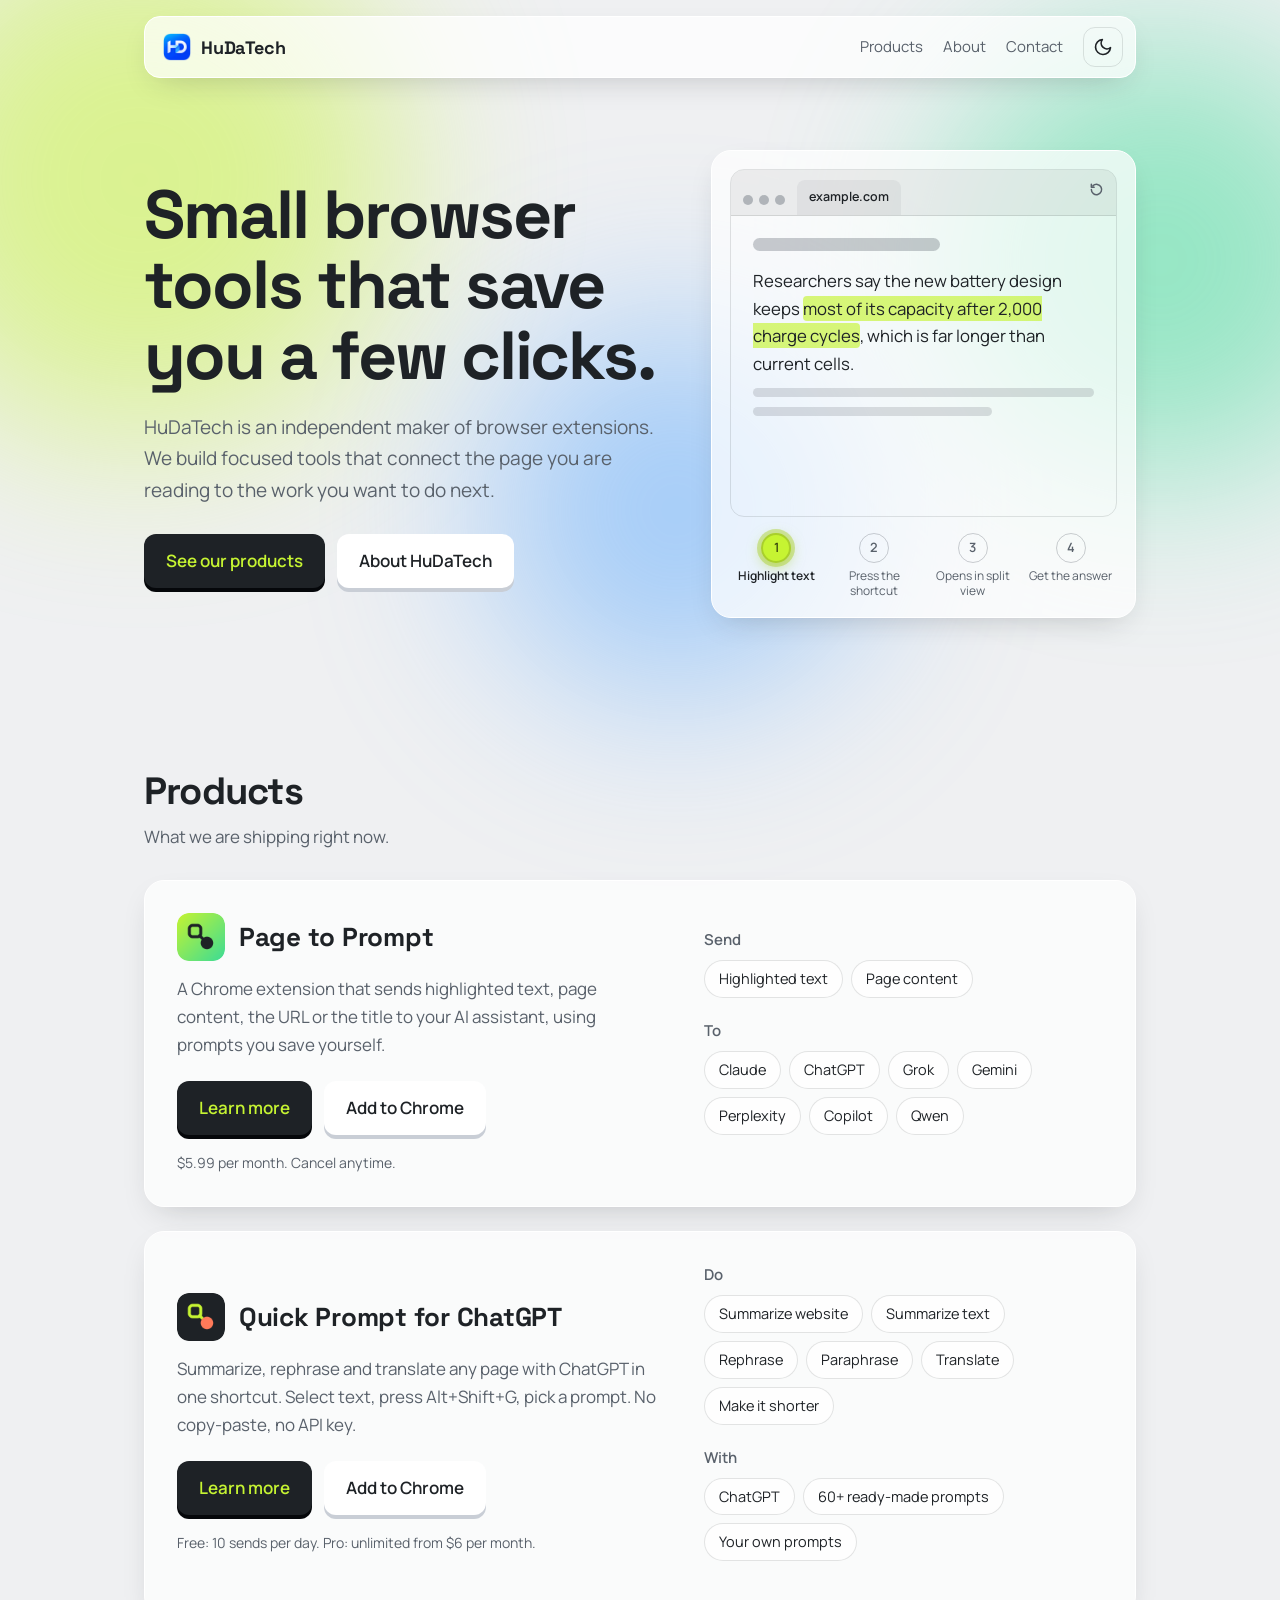
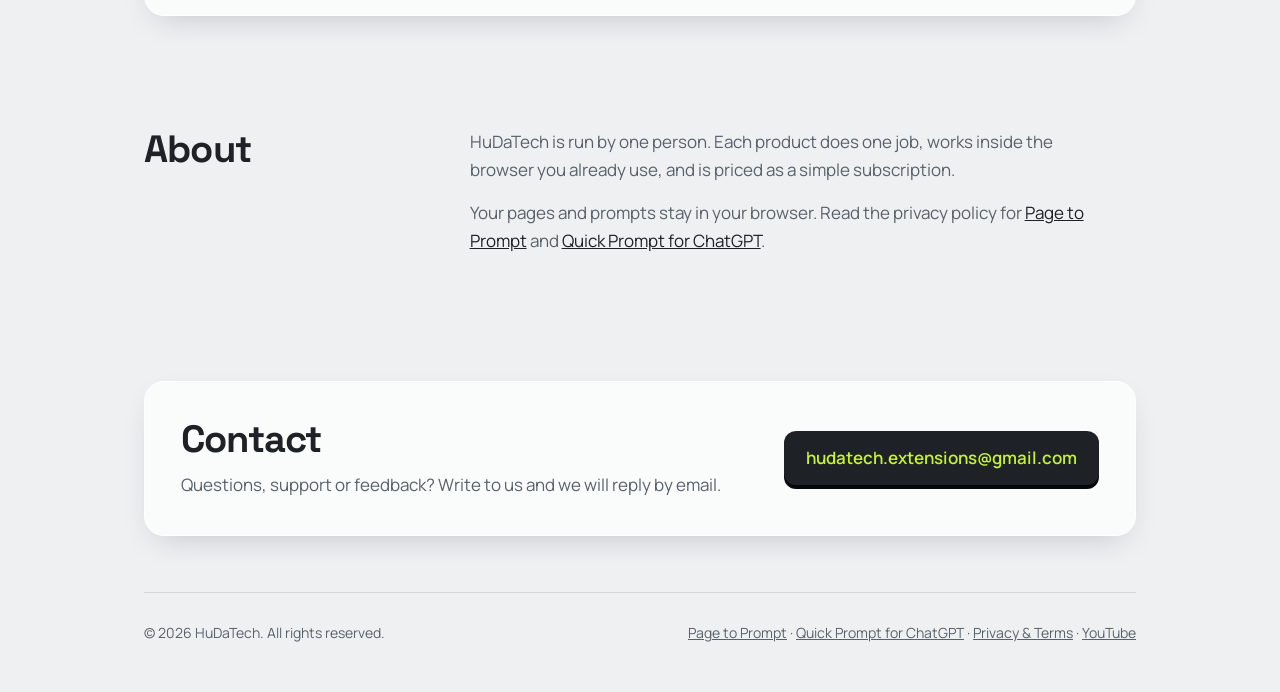
<file: index.html>
<!doctype html>
<html lang="en">
  <head>
    <meta charset="utf-8" />
    <meta name="viewport" content="width=device-width, initial-scale=1" />
    <title>HuDaTech – AI Browser Extensions for Everyday Work</title>
    <meta
      name="description"
      content="HuDaTech makes Chrome extensions that bring AI into your workflow: Page to Prompt and Quick Prompt for ChatGPT. Summarize, rephrase and translate any page."
    />
    <meta name="robots" content="index, follow, max-image-preview:large" />
    <meta name="author" content="HuDaTech" />
    <link rel="canonical" href="https://hudatech.store/" />

    <link rel="icon" type="image/png" href="/favicon.png" />
    <link rel="apple-touch-icon" href="/favicon.png" />

    <!-- Open Graph / social -->
    <meta property="og:type" content="website" />
    <meta property="og:site_name" content="HuDaTech" />
    <meta property="og:locale" content="en_US" />
    <meta property="og:title" content="HuDaTech – AI Browser Extensions for Everyday Work" />
    <meta
      property="og:description"
      content="Chrome extensions that bring AI into your daily workflow: Page to Prompt and Quick Prompt for ChatGPT."
    />
    <meta property="og:url" content="https://hudatech.store/" />
    <!-- TODO: add a 1200x630 image at public/og.png -->
    <meta property="og:image" content="https://hudatech.store/og.png" />
    <meta property="og:image:width" content="1200" />
    <meta property="og:image:height" content="630" />
    <meta property="og:image:alt" content="HuDaTech – AI browser extensions for everyday work" />
    <meta name="twitter:card" content="summary_large_image" />
    <meta name="twitter:title" content="HuDaTech – AI Browser Extensions for Everyday Work" />
    <meta
      name="twitter:description"
      content="Chrome extensions that bring AI into your daily workflow: Page to Prompt and Quick Prompt for ChatGPT."
    />
    <meta name="twitter:image" content="https://hudatech.store/og.png" />

    <script type="application/ld+json">
      {
        "@context": "https://schema.org",
        "@graph": [
          {
            "@type": "Organization",
            "@id": "https://hudatech.store/#organization",
            "name": "HuDaTech",
            "url": "https://hudatech.store/",
            "logo": "https://hudatech.store/favicon.png",
            "email": "hudatech.extensions@gmail.com",
            "slogan": "AI Workflow Tools",
            "sameAs": ["https://www.youtube.com/@hudatechlab"]
          },
          {
            "@type": "WebSite",
            "@id": "https://hudatech.store/#website",
            "url": "https://hudatech.store/",
            "name": "HuDaTech",
            "inLanguage": "en",
            "publisher": { "@id": "https://hudatech.store/#organization" }
          },
          {
            "@type": "ItemList",
            "name": "HuDaTech Chrome extensions",
            "itemListElement": [
              {
                "@type": "ListItem",
                "position": 1,
                "url": "https://hudatech.store/page-to-prompt/",
                "name": "Page to Prompt"
              },
              {
                "@type": "ListItem",
                "position": 2,
                "url": "https://hudatech.store/quick-prompt-for-chatgpt/",
                "name": "Quick Prompt for ChatGPT"
              }
            ]
          }
        ]
      }
    </script>

    <!-- Fonts -->
    <link rel="preconnect" href="https://fonts.googleapis.com" />
    <link rel="preconnect" href="https://fonts.gstatic.com" crossorigin />
    <link
      href="https://fonts.googleapis.com/css2?family=Space+Grotesk:wght@500..700&family=Manrope:wght@400..700&family=JetBrains+Mono:wght@500&display=swap"
      rel="stylesheet"
    />
    <script>
      // Set theme before first paint to avoid a light/dark flash.
      ;(function () {
        try {
          var t = localStorage.getItem('theme')
          if (!t) t = matchMedia('(prefers-color-scheme: dark)').matches ? 'dark' : 'light'
          document.documentElement.dataset.theme = t
        } catch (e) {}
      })()
    </script>

    <!-- Google Tag Manager -->
    <link rel="preconnect" href="https://www.googletagmanager.com" />
    <script>
      ;(function (w, d, s, l, i) {
        w[l] = w[l] || []
        w[l].push({ 'gtm.start': new Date().getTime(), event: 'gtm.js' })
        var f = d.getElementsByTagName(s)[0],
          j = d.createElement(s),
          dl = l != 'dataLayer' ? '&l=' + l : ''
        j.async = true
        j.src = 'https://www.googletagmanager.com/gtm.js?id=' + i + dl
        f.parentNode.insertBefore(j, f)
      })(window, document, 'script', 'dataLayer', 'GTM-5T3M9C4R')
      function gtag() {
        dataLayer.push(arguments)
      }
    </script>
    <!-- End Google Tag Manager -->

    <!-- Microsoft Clarity -->
    <script type="text/javascript">
      ;(function (c, l, a, r, i, t, y) {
        c[a] =
          c[a] ||
          function () {
            ;(c[a].q = c[a].q || []).push(arguments)
          }
        t = l.createElement(r)
        t.async = 1
        t.src = 'https://www.clarity.ms/tag/' + i
        y = l.getElementsByTagName(r)[0]
        y.parentNode.insertBefore(t, y)
      })(window, document, 'clarity', 'script', 'zhx2jwj3us')
    </script>
    <script type="module" crossorigin src="/assets/main-CdHCo45M.js"></script>
    <link rel="modulepreload" crossorigin href="/assets/runtime-dom.esm-bundler-CiTdpNVj.js">
    <link rel="modulepreload" crossorigin href="/assets/plugin-vue:export-helper-BDNMzG2s.js">
    <link rel="modulepreload" crossorigin href="/assets/HeroDemo-Cz7zcbsA.js">
    <link rel="modulepreload" crossorigin href="/assets/ptp-logo-JrA9QEm1.js">
    <link rel="modulepreload" crossorigin href="/assets/huda-logo-Cv0epi0K.js">
    <link rel="stylesheet" crossorigin href="/assets/HeroDemo-Cco1TIX8.css">
    <link rel="stylesheet" crossorigin href="/assets/main-WiK10sOa.css">
  </head>
  <body>
    <!-- Google Tag Manager (noscript) -->
    <noscript
      ><iframe
        src="https://www.googletagmanager.com/ns.html?id=GTM-5T3M9C4R"
        height="0"
        width="0"
        style="display: none; visibility: hidden"
      ></iframe
    ></noscript>

    <div id="app">
      <!-- Shown before Vue loads (and to crawlers that don't run JavaScript). Replaced when the app mounts. -->
      <main
        style="
          max-width: 760px;
          margin: 0 auto;
          padding: 48px 24px;
          font-family: system-ui, sans-serif;
          line-height: 1.6;
        "
      >
        <h1>HuDaTech – AI browser extensions for everyday work</h1>
        <p>
          HuDaTech is an independent maker of browser tools that bring AI into your daily workflow.
        </p>
        <h2><a href="/page-to-prompt/">Page to Prompt</a></h2>
        <p>
          Turn any web page into a ready-to-use AI prompt. Send highlighted text, page content, URL
          or title to ChatGPT, Claude, Gemini, Grok, Perplexity, Copilot or Qwen with your own saved
          prompts.
        </p>
        <h2><a href="/quick-prompt-for-chatgpt/">Quick Prompt for ChatGPT</a></h2>
        <p>
          Summarize, rephrase and translate any page with ChatGPT in one shortcut. No copy-paste, no
          API key.
        </p>
        <p>Contact: hudatech.extensions@gmail.com</p>
      </main>
    </div>
  </body>
</html>
</file>
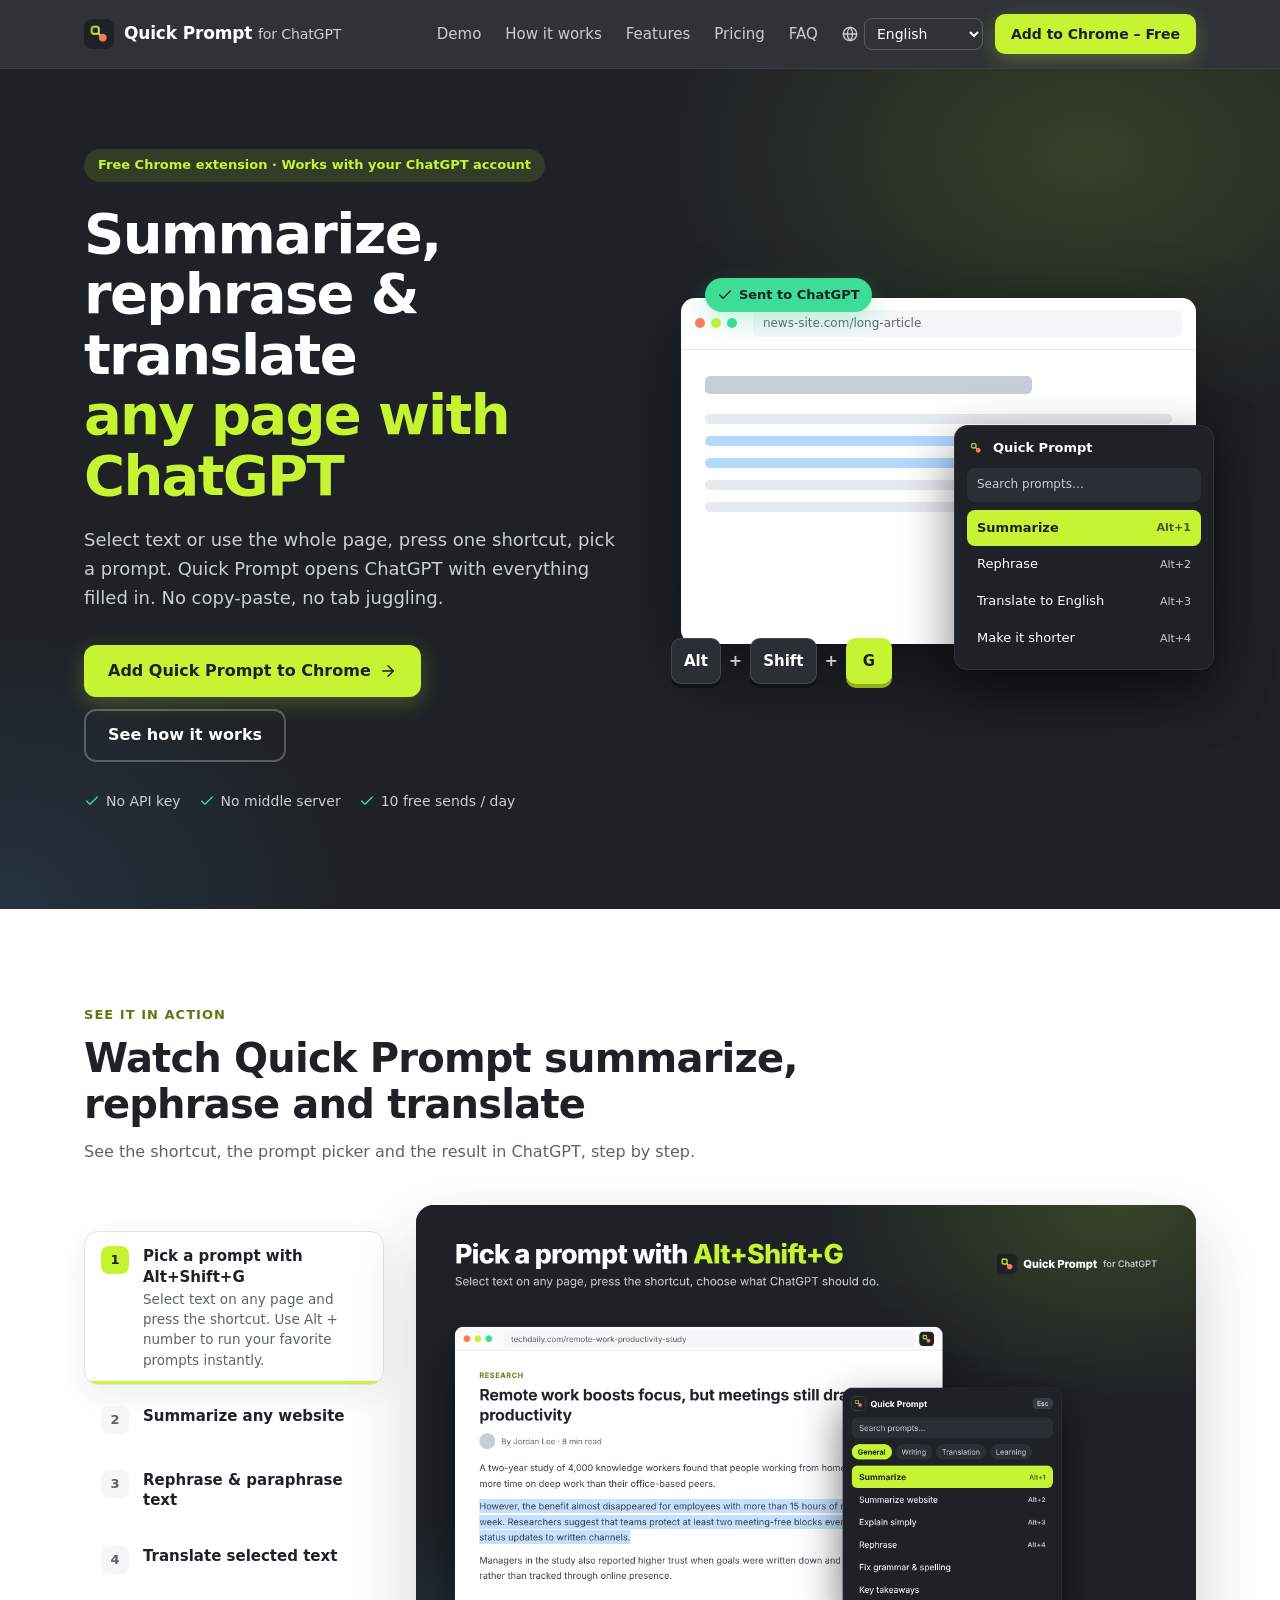
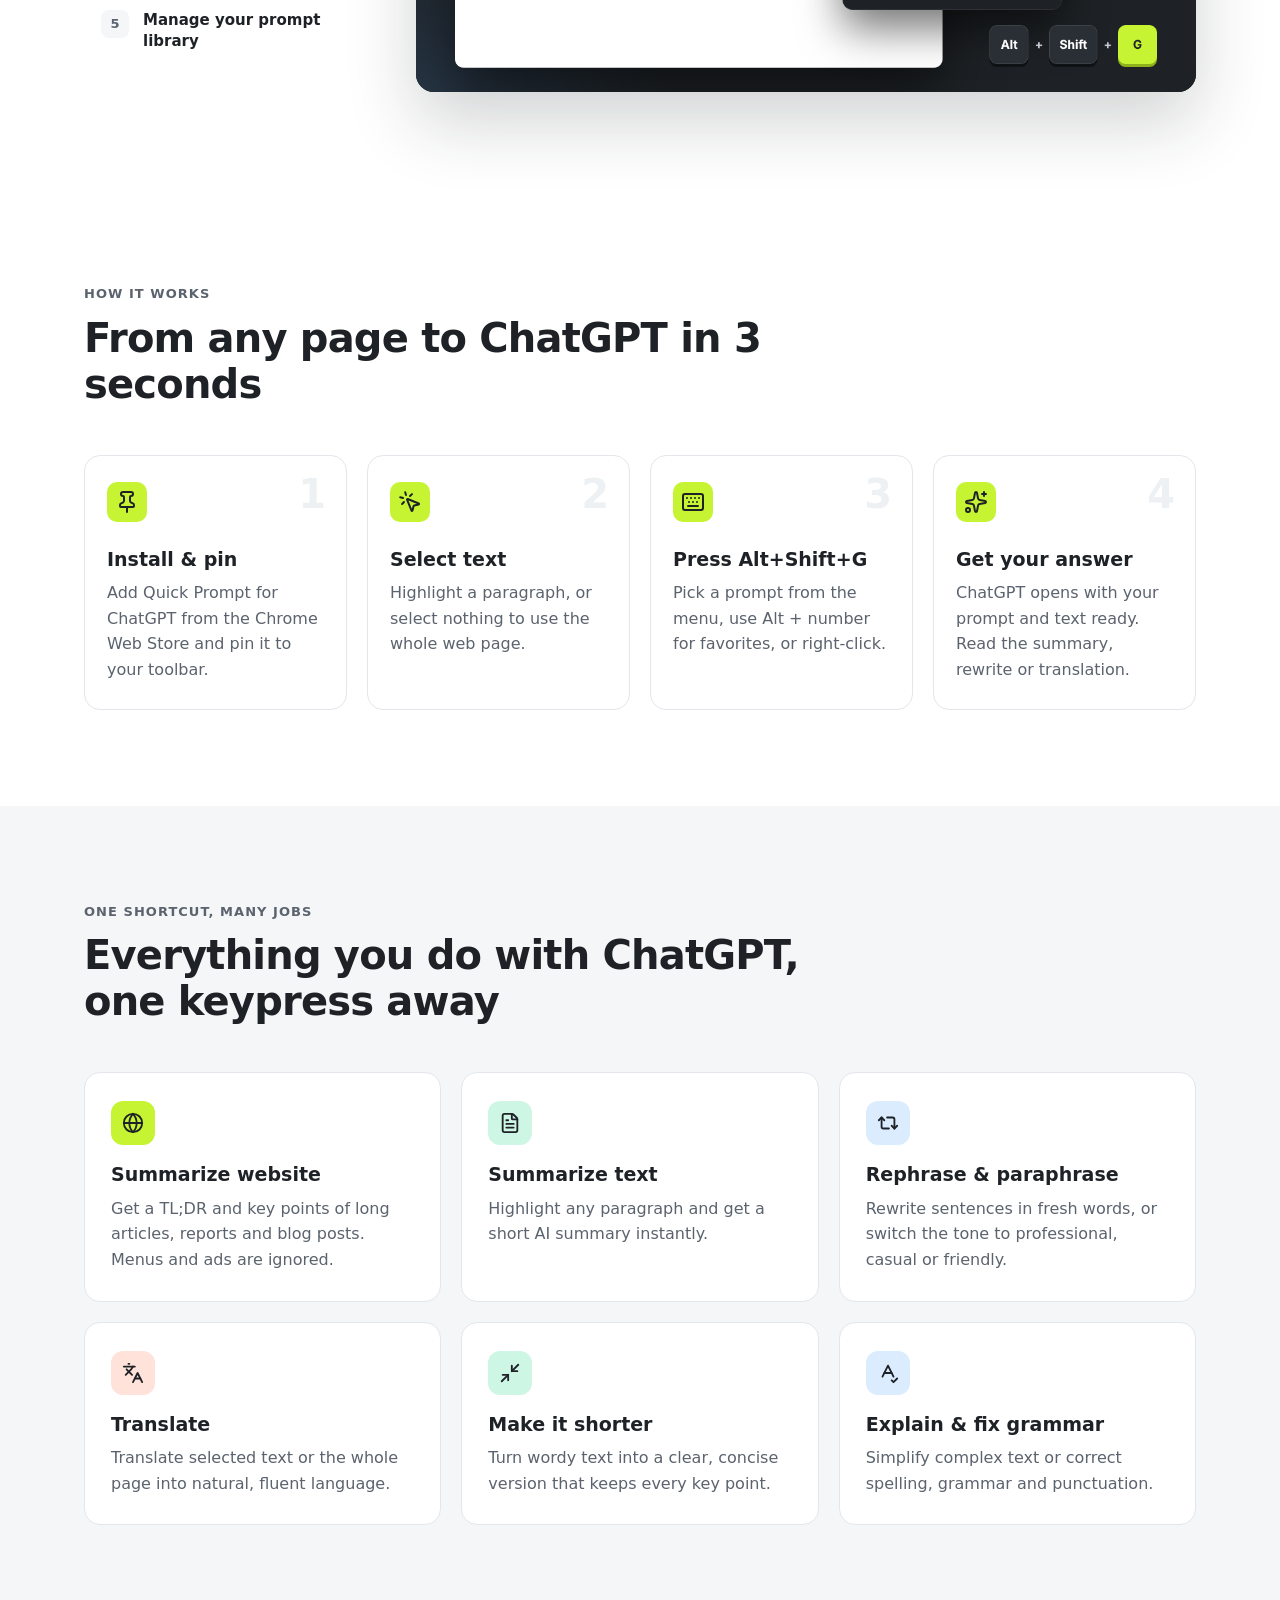
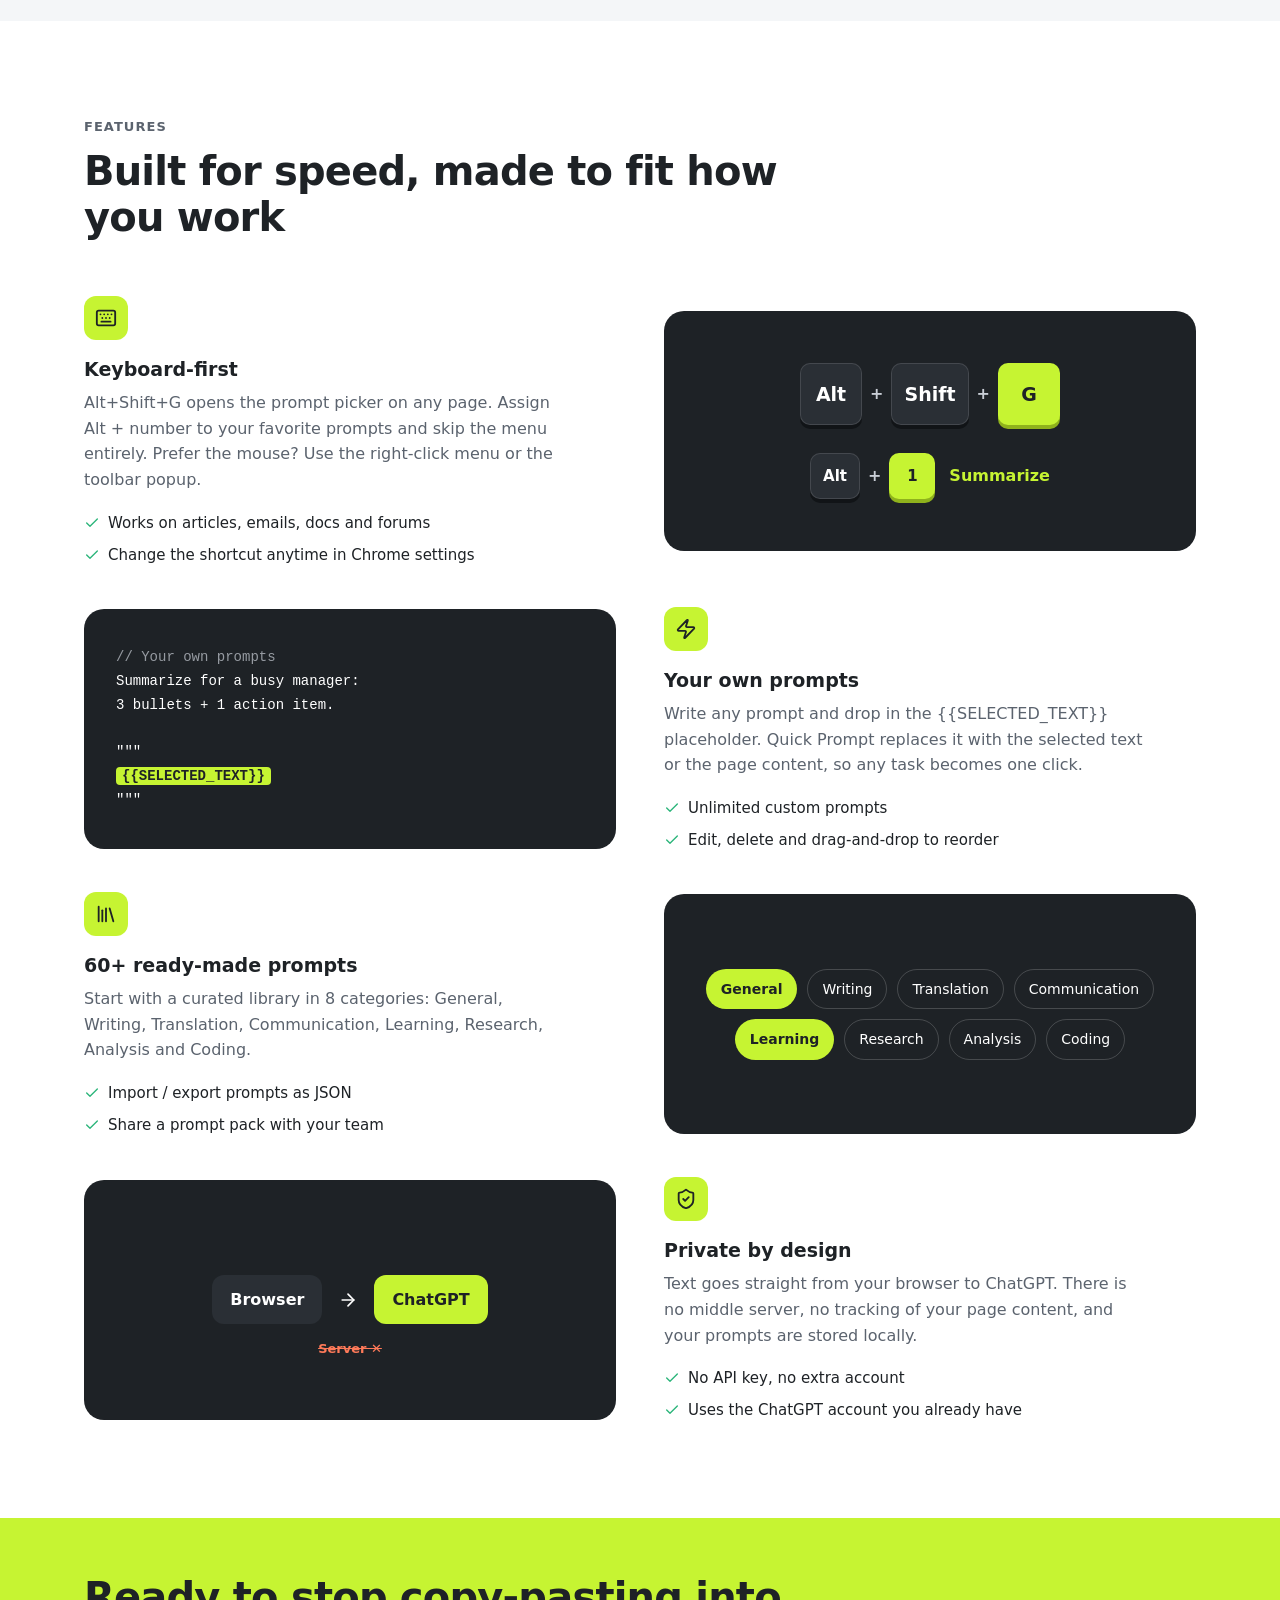
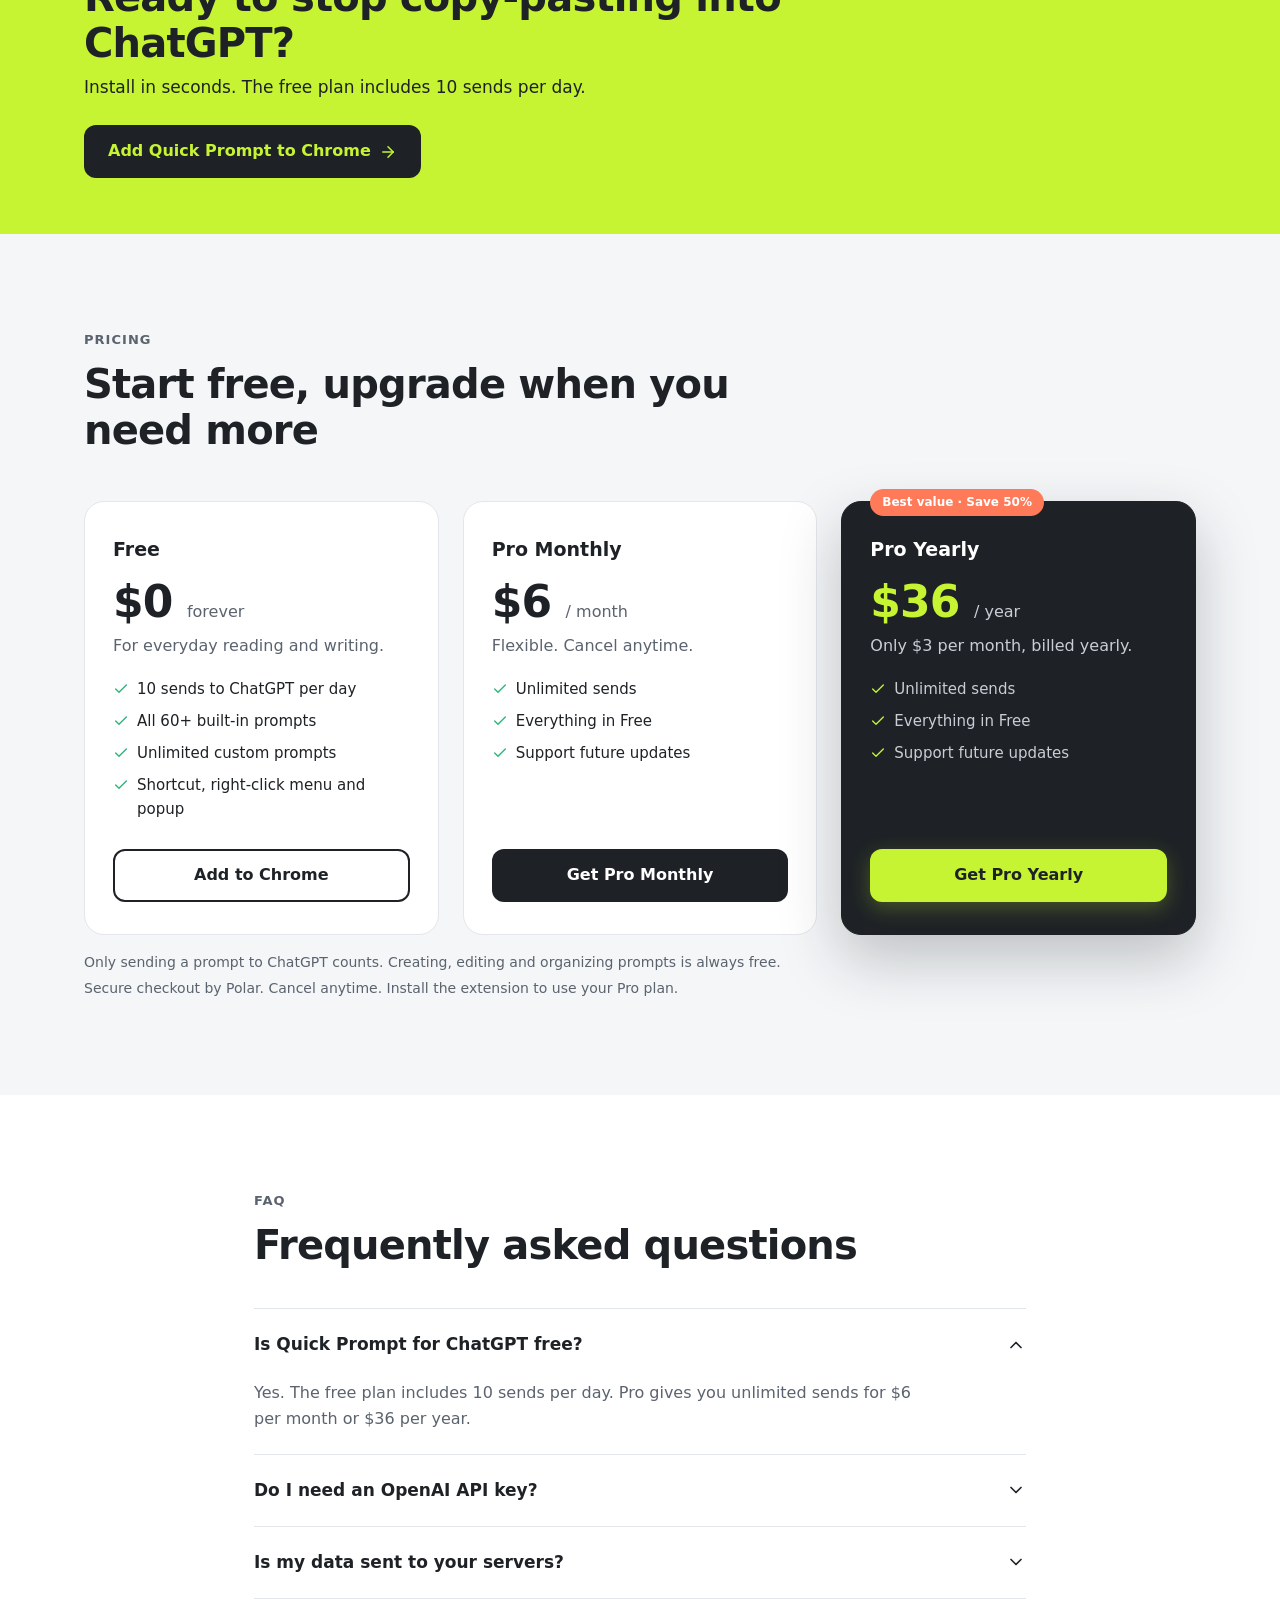
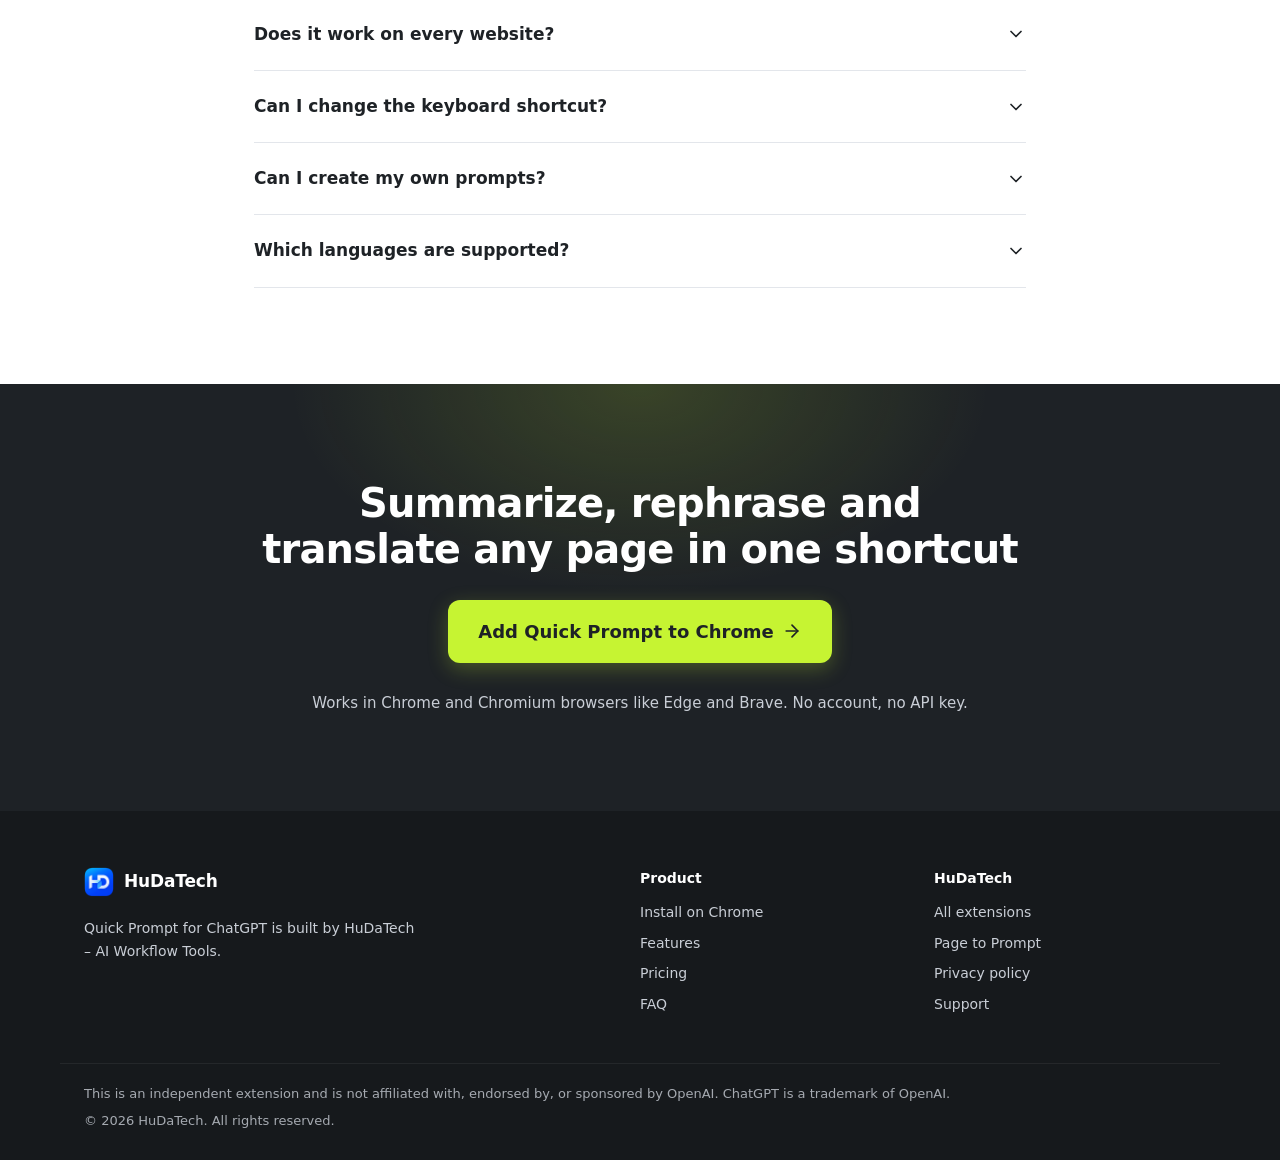
<file: quick-prompt-for-chatgpt/index.html>
<!doctype html>
<html lang="en">
  <head>
    <meta charset="UTF-8" />
    <meta name="viewport" content="width=device-width, initial-scale=1.0" />
    <title>Quick Prompt for ChatGPT – Summarize, Rephrase & Translate Any Page</title>
    <meta
      name="description"
      content="Free ChatGPT extension to summarize any website or text, rephrase, paraphrase and translate with one shortcut (Alt+Shift+G). No copy-paste, no API key."
    />
    <meta name="robots" content="index, follow, max-image-preview:large" />

    <!-- Canonical + language versions (canonical & og:url are updated per language by the app) -->
    <link rel="canonical" href="https://hudatech.store/quick-prompt-for-chatgpt/" />
    <link rel="alternate" hreflang="en" href="https://hudatech.store/quick-prompt-for-chatgpt/" />
    <link
      rel="alternate"
      hreflang="hi"
      href="https://hudatech.store/quick-prompt-for-chatgpt/?lang=hi"
    />
    <link
      rel="alternate"
      hreflang="ja"
      href="https://hudatech.store/quick-prompt-for-chatgpt/?lang=ja"
    />
    <link
      rel="alternate"
      hreflang="ko"
      href="https://hudatech.store/quick-prompt-for-chatgpt/?lang=ko"
    />
    <link
      rel="alternate"
      hreflang="pt-PT"
      href="https://hudatech.store/quick-prompt-for-chatgpt/?lang=pt-PT"
    />
    <link
      rel="alternate"
      hreflang="ru"
      href="https://hudatech.store/quick-prompt-for-chatgpt/?lang=ru"
    />
    <link
      rel="alternate"
      hreflang="uk"
      href="https://hudatech.store/quick-prompt-for-chatgpt/?lang=uk"
    />
    <link
      rel="alternate"
      hreflang="vi"
      href="https://hudatech.store/quick-prompt-for-chatgpt/?lang=vi"
    />
    <link
      rel="alternate"
      hreflang="zh-CN"
      href="https://hudatech.store/quick-prompt-for-chatgpt/?lang=zh-CN"
    />
    <link
      rel="alternate"
      hreflang="zh-TW"
      href="https://hudatech.store/quick-prompt-for-chatgpt/?lang=zh-TW"
    />
    <link
      rel="alternate"
      hreflang="x-default"
      href="https://hudatech.store/quick-prompt-for-chatgpt/"
    />

    <link rel="icon" type="image/png" href="/quick-prompt-for-chatgpt/favicon.png" />
    <link rel="apple-touch-icon" href="/quick-prompt-for-chatgpt/favicon.png" />
    <meta name="theme-color" content="#1E2226" />

    <!-- Open Graph / social -->
    <meta property="og:type" content="website" />
    <meta property="og:site_name" content="HuDaTech" />
    <meta property="og:locale" content="en_US" />
    <meta
      property="og:title"
      content="Quick Prompt for ChatGPT – Summarize, Rephrase & Translate Any Page"
    />
    <meta
      property="og:description"
      content="Summarize any website or text, rephrase, paraphrase and translate with ChatGPT in one shortcut."
    />
    <meta property="og:url" content="https://hudatech.store/quick-prompt-for-chatgpt/" />
    <meta property="og:image" content="https://hudatech.store/quick-prompt-for-chatgpt/og.png" />
    <meta property="og:image:width" content="1200" />
    <meta property="og:image:height" content="630" />
    <meta
      property="og:image:alt"
      content="Quick Prompt for ChatGPT – summarize, rephrase and translate any page with one shortcut"
    />
    <meta name="twitter:card" content="summary_large_image" />
    <meta name="twitter:image" content="https://hudatech.store/quick-prompt-for-chatgpt/og.png" />

    <script type="application/ld+json">
      {
        "@context": "https://schema.org",
        "@type": "SoftwareApplication",
        "name": "Quick Prompt for ChatGPT",
        "applicationCategory": "BrowserApplication",
        "operatingSystem": "Chrome",
        "browserRequirements": "Requires Google Chrome or a Chromium-based browser",
        "description": "Chrome extension to summarize any website or text, rephrase, paraphrase and translate with ChatGPT in one keyboard shortcut.",
        "url": "https://hudatech.store/quick-prompt-for-chatgpt/",
        "downloadUrl": "https://chromewebstore.google.com/detail/aiecmadoakidllijdohfipmlhjecglib",
        "installUrl": "https://chromewebstore.google.com/detail/aiecmadoakidllijdohfipmlhjecglib",
        "image": "https://hudatech.store/quick-prompt-for-chatgpt/og.png",
        "publisher": {
          "@type": "Organization",
          "name": "HuDaTech",
          "url": "https://hudatech.store"
        },
        "offers": [
          { "@type": "Offer", "name": "Free", "price": "0", "priceCurrency": "USD" },
          { "@type": "Offer", "name": "Pro Monthly", "price": "6", "priceCurrency": "USD" },
          { "@type": "Offer", "name": "Pro Yearly", "price": "36", "priceCurrency": "USD" }
        ]
      }
    </script>

    <!-- Google Tag Manager -->
    <script async src="https://www.googletagmanager.com/gtm.js?id=GTM-5T3M9C4R"></script>
    <script>
      window.dataLayer = window.dataLayer || []
      function gtag() {
        dataLayer.push(arguments)
      }
      gtag('js', new Date())
    </script>
    <!-- Microsoft Clarity -->
    <script type="text/javascript">
      ;(function (c, l, a, r, i, t, y) {
        c[a] =
          c[a] ||
          function () {
            ;(c[a].q = c[a].q || []).push(arguments)
          }
        t = l.createElement(r)
        t.async = 1
        t.src = 'https://www.clarity.ms/tag/' + i
        y = l.getElementsByTagName(r)[0]
        y.parentNode.insertBefore(t, y)
      })(window, document, 'clarity', 'script', 'zhx2jwj3us')
    </script>
    <script type="module" crossorigin src="/assets/quickprompt-DK1SyjBP.js"></script>
    <link rel="modulepreload" crossorigin href="/assets/runtime-dom.esm-bundler-CiTdpNVj.js">
    <link rel="modulepreload" crossorigin href="/assets/huda-logo-Cv0epi0K.js">
    <link rel="modulepreload" crossorigin href="/assets/plugin-vue:export-helper-BDNMzG2s.js">
    <link rel="modulepreload" crossorigin href="/assets/vue-i18n-BdgCzPls.js">
    <link rel="modulepreload" crossorigin href="/assets/SiteFooter-bgkzafQG.js">
    <link rel="modulepreload" crossorigin href="/assets/arrow-right-DxSmBSto.js">
    <link rel="modulepreload" crossorigin href="/assets/shield-check-Dbm2Nwkt.js">
    <link rel="stylesheet" crossorigin href="/assets/SiteFooter-Dk_ZRGwn.css">
    <link rel="stylesheet" crossorigin href="/assets/quickprompt-trpqBtAD.css">
  </head>
  <body style="margin: 0">
    <div id="app">
      <!-- Shown before Vue loads (and to crawlers that don't run JavaScript). Replaced when the app mounts. -->
      <main
        style="
          max-width: 760px;
          margin: 0 auto;
          padding: 48px 24px;
          font-family: system-ui, sans-serif;
          line-height: 1.6;
        "
      >
        <h1>
          Quick Prompt for ChatGPT – Summarize, rephrase &amp; translate any page with ChatGPT
        </h1>
        <p>
          Select text or use the whole page, press Alt+Shift+G, pick a prompt. Quick Prompt opens
          ChatGPT with everything filled in. Summarize websites and text, rephrase, paraphrase,
          translate, make it shorter and fix grammar. No copy-paste, no API key. Free plan with 10
          sends per day; Pro from $6/month.
        </p>
        <p>
          <a href="https://chromewebstore.google.com/detail/aiecmadoakidllijdohfipmlhjecglib"
            >Add Quick Prompt for ChatGPT to Chrome</a
          >
          · <a href="/quick-prompt-for-chatgpt/privacy.html">Privacy policy</a>
        </p>
      </main>
    </div>
  </body>
</html>
</file>
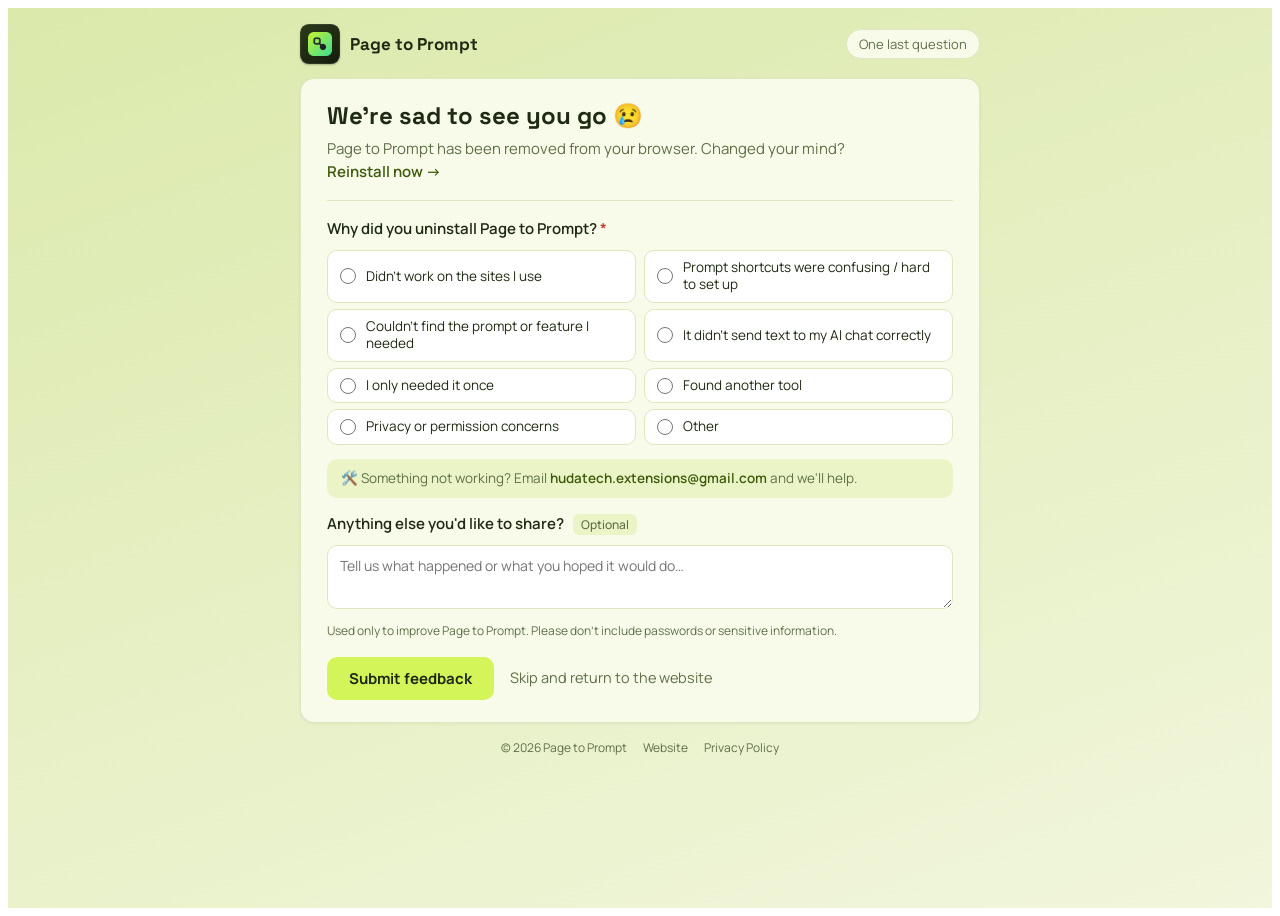
<file: page-to-prompt/uninstall.html>
<!doctype html>
<html lang="en">
  <head>
    <script async src="https://www.googletagmanager.com/gtm.js?id=GTM-5T3M9C4R"></script>
    <script>
      window.dataLayer = window.dataLayer || []
      function gtag() {
        dataLayer.push(arguments)
      }
      gtag('js', new Date())
    </script>
    <script type="text/javascript">
      ;(function (c, l, a, r, i, t, y) {
        c[a] =
          c[a] ||
          function () {
            ;(c[a].q = c[a].q || []).push(arguments)
          }
        t = l.createElement(r)
        t.async = 1
        t.src = 'https://www.clarity.ms/tag/' + i
        y = l.getElementsByTagName(r)[0]
        y.parentNode.insertBefore(t, y)
      })(window, document, 'clarity', 'script', 'zhx2jwj3us')
    </script>
    <meta charset="utf-8" />
    <meta name="viewport" content="width=device-width, initial-scale=1" />
    <title>Uninstall Feedback | Page to Prompt</title>
    <meta name="robots" content="noindex" />
    <link rel="icon" type="image/png" href="/page-to-prompt/favicon.png" />
    <link rel="preconnect" href="https://fonts.googleapis.com" />
    <link rel="preconnect" href="https://fonts.gstatic.com" crossorigin />
    <link
      href="https://fonts.googleapis.com/css2?family=Space+Grotesk:wght@500..700&family=Manrope:wght@400..700&display=swap"
      rel="stylesheet"
    />
    <script>
      // Set theme before first paint to avoid a light/dark flash.
      // Saved value is 'light', 'dark' or 'auto' (missing = auto, follow the OS).
      ;(function () {
        try {
          var t = localStorage.getItem('theme')
          if (t !== 'light' && t !== 'dark') {
            t = matchMedia('(prefers-color-scheme: dark)').matches ? 'dark' : 'light'
          }
          document.documentElement.dataset.theme = t
        } catch (e) {}
      })()
    </script>
    <script type="module" crossorigin src="/assets/uninstall-DHEvwYQh.js"></script>
    <link rel="modulepreload" crossorigin href="/assets/runtime-dom.esm-bundler-CiTdpNVj.js">
    <link rel="modulepreload" crossorigin href="/assets/ptp-logo-JrA9QEm1.js">
    <link rel="stylesheet" crossorigin href="/assets/uninstall-D-6zICl5.css">
  </head>
  <body>
    <div id="app"></div>
  </body>
</html>
</file>
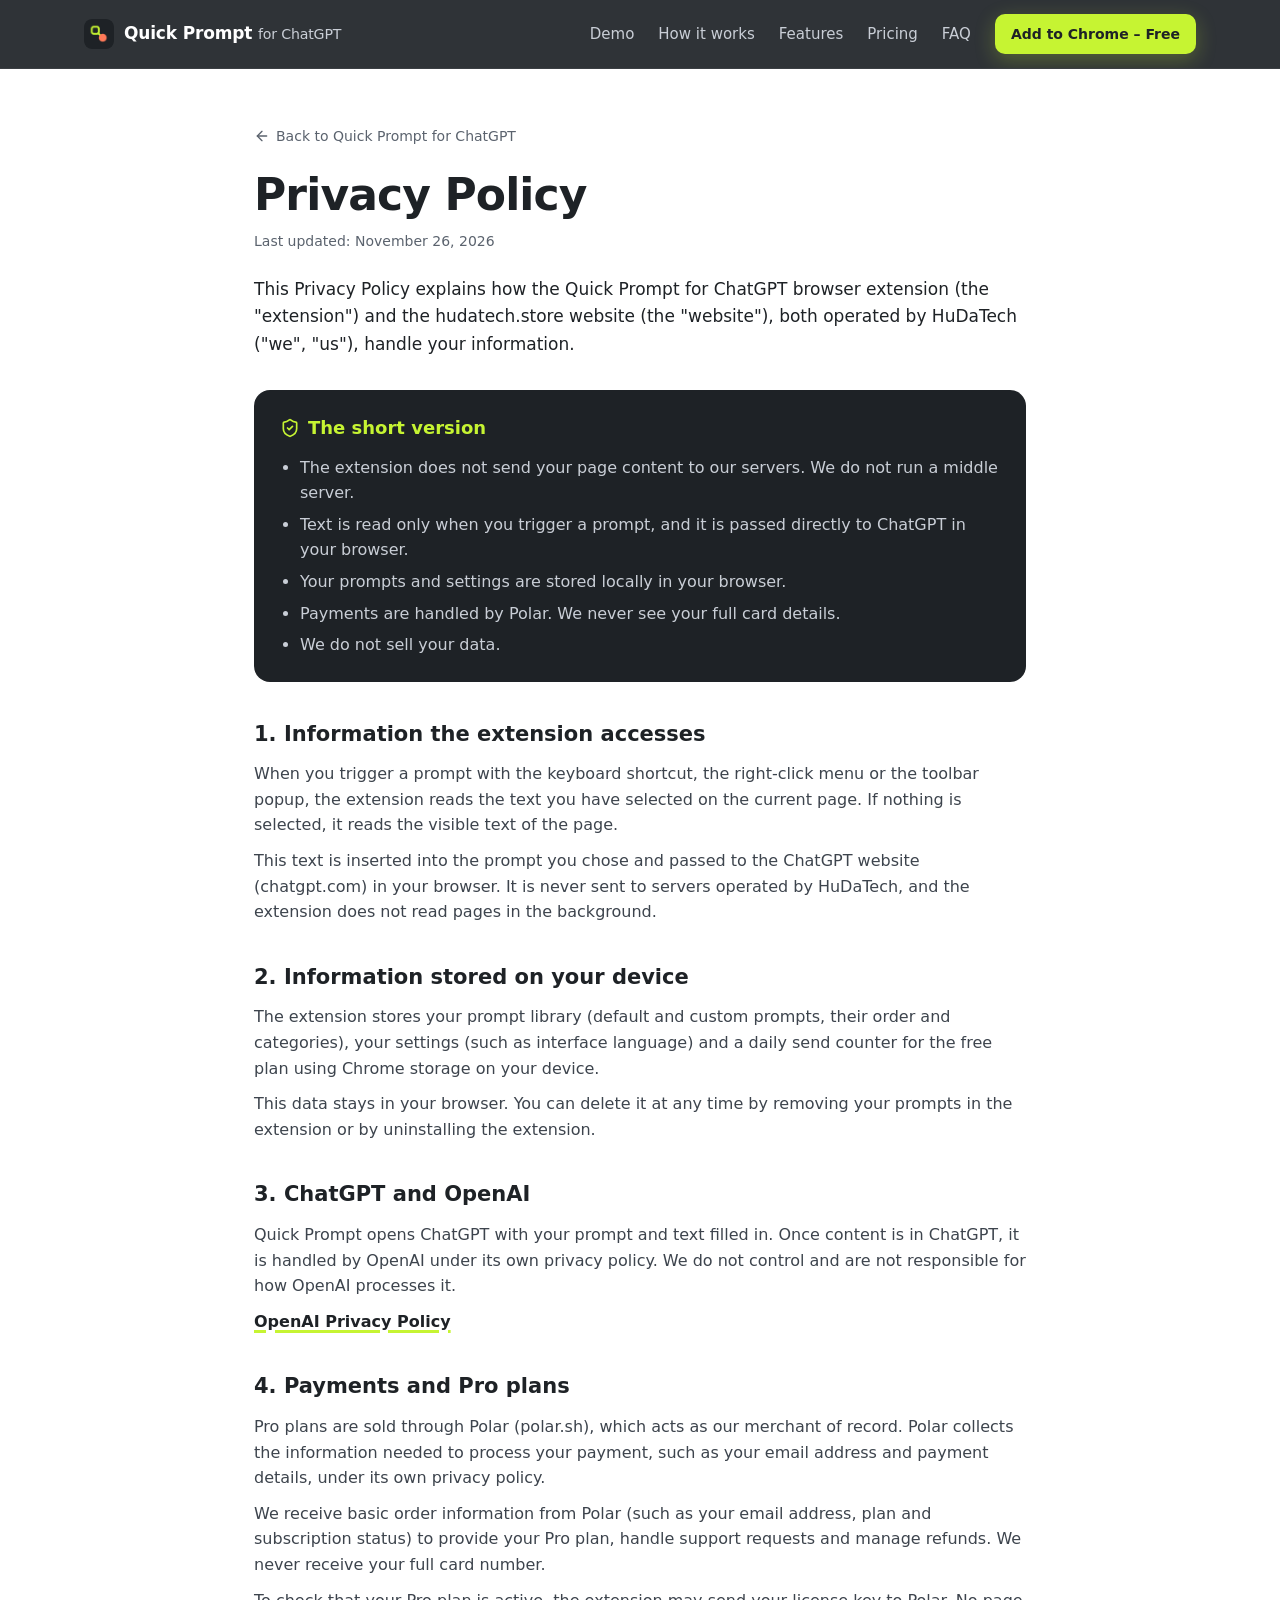
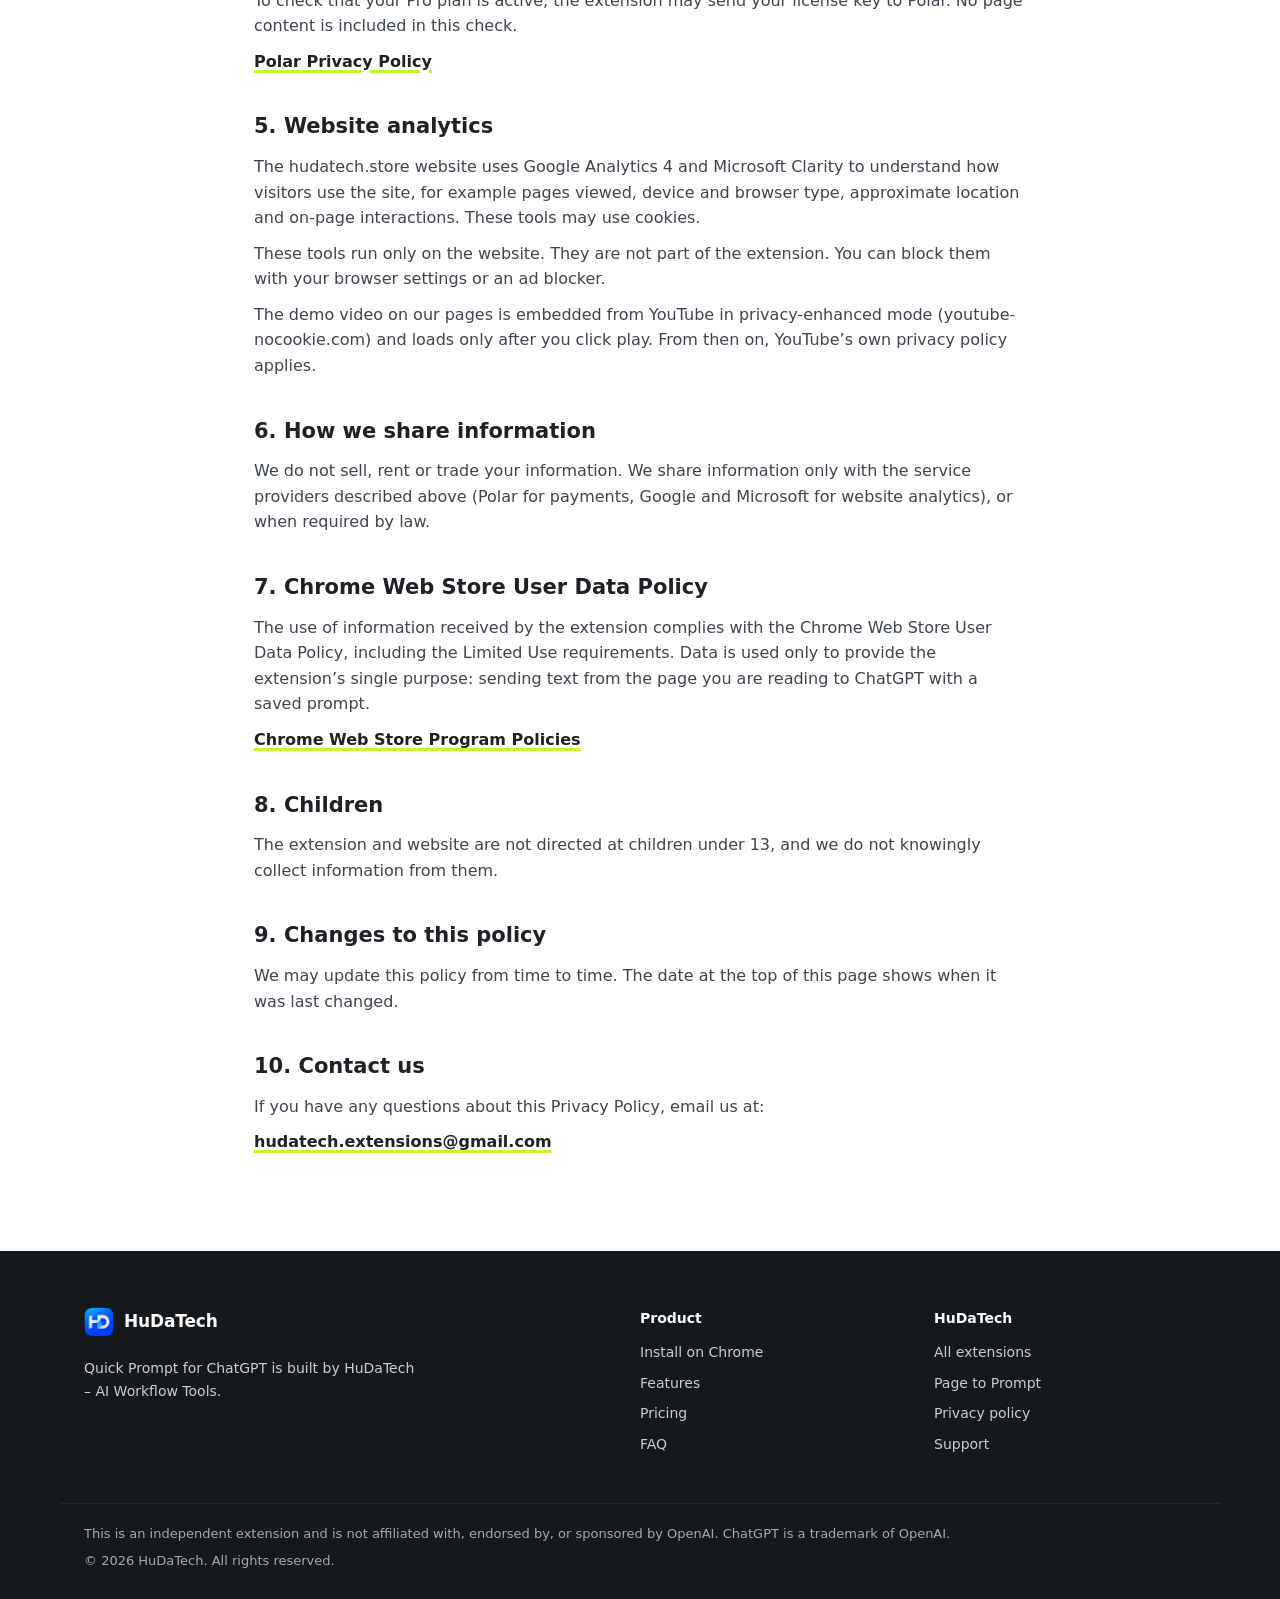
<file: quick-prompt-for-chatgpt/privacy.html>
<!doctype html>
<html lang="en">
  <head>
    <meta charset="UTF-8" />
    <meta name="viewport" content="width=device-width, initial-scale=1.0" />
    <title>Privacy Policy – Quick Prompt for ChatGPT</title>
    <meta
      name="description"
      content="How the Quick Prompt for ChatGPT extension and the hudatech.store website handle your information. We do not collect your page content."
    />
    <link rel="canonical" href="https://hudatech.store/quick-prompt-for-chatgpt/privacy.html" />
    <link rel="icon" type="image/png" href="/quick-prompt-for-chatgpt/favicon.png" />
    <meta name="theme-color" content="#1E2226" />

    <!-- Paste the same Google Analytics 4 / Microsoft Clarity snippets used on the main page here -->
    <script async src="https://www.googletagmanager.com/gtm.js?id=GTM-5T3M9C4R"></script>
    <script>
      window.dataLayer = window.dataLayer || []
      function gtag() {
        dataLayer.push(arguments)
      }
      gtag('js', new Date())
    </script>
    <script type="text/javascript">
      ;(function (c, l, a, r, i, t, y) {
        c[a] =
          c[a] ||
          function () {
            ;(c[a].q = c[a].q || []).push(arguments)
          }
        t = l.createElement(r)
        t.async = 1
        t.src = 'https://www.clarity.ms/tag/' + i
        y = l.getElementsByTagName(r)[0]
        y.parentNode.insertBefore(t, y)
      })(window, document, 'clarity', 'script', 'zhx2jwj3us')
    </script>
    <script type="module" crossorigin src="/assets/quickpromptPrivacy-D_ZO5tEJ.js"></script>
    <link rel="modulepreload" crossorigin href="/assets/runtime-dom.esm-bundler-CiTdpNVj.js">
    <link rel="modulepreload" crossorigin href="/assets/huda-logo-Cv0epi0K.js">
    <link rel="modulepreload" crossorigin href="/assets/plugin-vue:export-helper-BDNMzG2s.js">
    <link rel="modulepreload" crossorigin href="/assets/vue-i18n-BdgCzPls.js">
    <link rel="modulepreload" crossorigin href="/assets/SiteFooter-bgkzafQG.js">
    <link rel="modulepreload" crossorigin href="/assets/shield-check-Dbm2Nwkt.js">
    <link rel="stylesheet" crossorigin href="/assets/SiteFooter-Dk_ZRGwn.css">
    <link rel="stylesheet" crossorigin href="/assets/quickpromptPrivacy-Ddqb9pbB.css">
  </head>
  <body style="margin: 0">
    <div id="app"></div>
  </body>
</html>
</file>
<file: assets/HeroDemo-Cco1TIX8.css>
:root{--lime:#c6f432;--lime-shadow:#9db61f;--graphite:#1e2226;--key-shadow:#c9ced6;--mint:#3ddc97;--coral:#ff7a59;--sky:#5aa9ff;--bg:#eff0f2;--ink:#1e2226;--muted:#59616b;--line:#1e22261f;--glass:#ffffffb8;--glass-line:#fff;--link:#1e2226;--focus:#1e2226;--btn-bg:#1e2226;--btn-ink:#c6f432;--btn-edge:#05070a;--ghost-bg:#fff;--ghost-edge:#c9ced6;--hl:#c6f432a6;--code-bg:#1e2226;--code-ink:#f1f3f5;--token-bg:#c6f4322e;--token-ink:#c6f432;--blob-1:#c6f432;--blob-2:#3ddc97;--blob-3:#5aa9ff;--blob-opacity:.5;--shadow:0 12px 32px -14px #1e222640;--display:"Space Grotesk", "Segoe UI", system-ui, sans-serif;--body:"Manrope", "Segoe UI", system-ui, -apple-system, Roboto, sans-serif;--mono:"JetBrains Mono", ui-monospace, Menlo, Consolas, monospace;--lightningcss-light:initial;--lightningcss-dark: ;color-scheme:light}:root[data-theme=dark]{--bg:#14171a;--ink:#f1f3f5;--muted:#a3acb8;--line:#f1f3f51f;--glass:#262b309e;--glass-line:#ffffff14;--link:#c6f432;--focus:#c6f432;--btn-bg:#c6f432;--btn-ink:#1e2226;--btn-edge:#9db61f;--ghost-bg:#2a3036;--ghost-edge:#0c0e10;--hl:#c6f4324d;--code-bg:#0c0e10;--blob-opacity:.26;--shadow:0 12px 32px -14px #000000b3;--lightningcss-light: ;--lightningcss-dark:initial;color-scheme:dark}*{box-sizing:border-box}html{scroll-behavior:smooth;scroll-padding-top:96px}body{background:var(--bg);color:var(--ink);font:17px/1.65 var(--body);margin:0;transition:background .3s,color .3s}a{color:var(--link)}:focus-visible{outline:3px solid var(--focus);outline-offset:3px;border-radius:6px}.wrap{z-index:1;max-width:1040px;margin:0 auto;padding:0 24px;position:relative}.glass{background:var(--glass);border:1px solid var(--glass-line);-webkit-backdrop-filter:blur(16px)saturate(1.4);box-shadow:var(--shadow);border-radius:20px}.btn{overflow-wrap:anywhere;border:0;border-radius:12px;max-width:100%;padding:13px 22px;font-weight:600;text-decoration:none;transition:transform .15s,box-shadow .15s;display:inline-block}.btn.primary{background:var(--btn-bg);color:var(--btn-ink);box-shadow:0 4px 0 var(--btn-edge)}.btn.ghost{background:var(--ghost-bg);color:var(--ink);box-shadow:0 4px 0 var(--ghost-edge)}.btn:hover{transform:translateY(-2px)}.btn.primary:hover{box-shadow:0 6px 0 var(--btn-edge)}.btn.ghost:hover{box-shadow:0 6px 0 var(--ghost-edge)}.btn:active{box-shadow:0 1px 0 var(--btn-edge);transform:translateY(3px)}.btn.ghost:active{box-shadow:0 1px 0 var(--ghost-edge)}.reveal{opacity:0;transition:opacity .7s ease var(--d,0s), transform .7s cubic-bezier(.2, .7, .2, 1) var(--d,0s);transform:translateY(18px)}.reveal.in{opacity:1;transform:none}@media (prefers-reduced-motion:reduce){html{scroll-behavior:auto}.reveal{opacity:1;transition:none;transform:none}.btn{transition:none}}.demo-wrap[data-v-58e27dcf]{--d-surface:color-mix(in srgb, currentColor 5%, transparent);--d-lime:#c6f432;--d-lime-shadow:#9bbd1c;--d-graphite:#1e2226;--d-olive:#38470d;--d-lime-edge:#a9cf2b;--d-accent:currentColor;position:relative}.demo[data-v-58e27dcf]{padding:18px}.window[data-v-58e27dcf]{border:1px solid var(--line);border-radius:14px;overflow:hidden}.chrome[data-v-58e27dcf]{background:color-mix(in srgb, var(--line) 55%, transparent);border-bottom:1px solid var(--line);align-items:flex-end;gap:12px;padding:10px 44px 0 12px;display:flex}.dots[data-v-58e27dcf]{gap:6px;padding-bottom:10px;display:flex}.dots i[data-v-58e27dcf]{background:color-mix(in srgb, var(--muted) 40%, transparent);border-radius:50%;width:10px;height:10px}.tabs[data-v-58e27dcf]{gap:2px;min-width:0;display:flex}.tab[data-v-58e27dcf]{min-width:0;color:var(--muted);white-space:nowrap;border-radius:8px 8px 0 0;align-items:center;gap:6px;padding:7px 12px;font-size:.78rem;transition:background .25s,color .25s,opacity .3s,max-width .4s;display:inline-flex}.tab.active[data-v-58e27dcf]{background:var(--d-surface);color:inherit;font-weight:600}.tab-ai[data-v-58e27dcf]{opacity:0;max-width:0;padding-left:0;padding-right:0;overflow:hidden}.tab-ai.shown[data-v-58e27dcf]{opacity:1;background:var(--d-surface);max-width:160px;color:inherit;padding-left:12px;padding-right:12px;font-weight:600}.tabs.split .tab[data-v-58e27dcf]{box-shadow:inset 0 2px 0 color-mix(in srgb, currentColor 55%, transparent)}.tab-dot[data-v-58e27dcf]{background:var(--d-lime);width:9px;height:9px;box-shadow:0 0 0 1.5px var(--d-lime-edge);border-radius:50%}.viewport[data-v-58e27dcf]{height:300px;display:flex;position:relative;overflow:hidden;container-type:inline-size}.page[data-v-58e27dcf]{box-sizing:border-box;flex:none;width:100%;padding:22px 22px 18px;transition:width .55s cubic-bezier(.2,.8,.2,1);position:relative}.chat[data-v-58e27dcf]{border-left:0 solid var(--line);background:var(--d-surface);flex:none;width:0;transition:width .55s cubic-bezier(.2,.8,.2,1);position:relative;overflow:hidden}.viewport.split .page[data-v-58e27dcf]{width:48%;padding:18px 16px}.viewport.split .chat[data-v-58e27dcf]{border-left-width:2px;width:52%}.chat-inner[data-v-58e27dcf]{box-sizing:border-box;flex-direction:column;gap:12px;width:52cqw;padding:16px 14px;display:flex;position:absolute;top:0;bottom:0;right:0}.skel[data-v-58e27dcf]{background:color-mix(in srgb, var(--muted) 20%, transparent);border-radius:999px;height:9px;margin:10px 0}.skel.title[data-v-58e27dcf]{background:color-mix(in srgb, var(--muted) 32%, transparent);width:55%;height:13px;margin:0 0 16px}.skel.short[data-v-58e27dcf]{width:70%}.article[data-v-58e27dcf]{margin:0;font-size:1.05rem;line-height:1.65;transition:font-size .4s}.viewport.split .article[data-v-58e27dcf]{font-size:.86rem;line-height:1.55}mark[data-v-58e27dcf]{color:inherit;background:linear-gradient(var(--hl), var(--hl)) no-repeat 0 100% / 0 100%;border-radius:4px;padding:1px 0;transition:background-size .9s ease-out}mark.on[data-v-58e27dcf]{background-size:100% 100%}.keys-pop[data-v-58e27dcf]{background:var(--code-bg);color:var(--code-ink);opacity:0;border-radius:12px;flex-direction:column;align-items:center;gap:8px;padding:12px 16px;transition:opacity .2s,transform .2s;display:flex;position:absolute;bottom:22px;left:50%;transform:translate(-50%,10px);box-shadow:0 10px 30px #00000040}.keys-pop.show[data-v-58e27dcf]{opacity:1;transform:translate(-50%)}.keys[data-v-58e27dcf]{align-items:center;gap:6px;display:flex}.keys kbd[data-v-58e27dcf]{font:500 .9rem/1.2 var(--mono);color:var(--d-graphite);background:var(--d-lime);border-bottom:3px solid var(--d-lime-shadow);border-radius:6px;padding:5px 11px}.keys-pop.show kbd[data-v-58e27dcf]{animation:.35s ease-out both press-58e27dcf}.plus[data-v-58e27dcf]{opacity:.7}.runs[data-v-58e27dcf]{white-space:nowrap;opacity:.85;font-size:.78rem;font-weight:600}@keyframes press-58e27dcf{40%{border-bottom-width:1px;transform:translateY(2px)}}.bubble[data-v-58e27dcf]{border-radius:14px;padding:9px 12px;font-size:.84rem;line-height:1.45}.bubble.user[data-v-58e27dcf]{background:var(--code-bg);max-width:92%;color:var(--code-ink);border-bottom-right-radius:4px;align-self:flex-end}.quote[data-v-58e27dcf]{border-left:3px solid var(--hl);background:color-mix(in srgb, var(--hl) 25%, transparent);border-radius:4px;margin-top:6px;padding:3px 8px;display:block}.ai-row[data-v-58e27dcf]{align-items:flex-start;gap:8px;display:flex}.avatar[data-v-58e27dcf]{background:var(--d-lime);width:26px;height:26px;color:var(--d-olive);box-shadow:0 0 0 1.5px var(--d-lime-edge);border-radius:50%;flex:none;place-items:center;font-size:.62rem;font-weight:700;display:grid}.bubble.ai[data-v-58e27dcf]{background:var(--d-surface);border:1px solid var(--line);border-top-left-radius:4px}.reply[data-v-58e27dcf]{animation:.4s ease-out fade-in-58e27dcf;display:block}.typing[data-v-58e27dcf]{gap:4px;padding:4px 0;display:inline-flex}.typing i[data-v-58e27dcf]{background:var(--muted);border-radius:50%;width:7px;height:7px;animation:1s ease-in-out infinite blink-58e27dcf}.typing i[data-v-58e27dcf]:nth-child(2){animation-delay:.15s}.typing i[data-v-58e27dcf]:nth-child(3){animation-delay:.3s}@keyframes blink-58e27dcf{0%,80%,to{opacity:.25}40%{opacity:1}}@keyframes fade-in-58e27dcf{0%{opacity:0;transform:translateY(4px)}}.phases[data-v-58e27dcf]{grid-template-columns:repeat(4,1fr);gap:6px;margin:16px 0 0;padding:0;list-style:none;display:grid}.phases li[data-v-58e27dcf]{text-align:center;color:var(--muted);flex-direction:column;align-items:center;gap:5px;font-size:.75rem;transition:color .2s;display:flex}.phase-icon[data-v-58e27dcf]{border:1.5px solid color-mix(in srgb, currentColor 30%, transparent);border-radius:50%;place-items:center;width:30px;height:30px;font-size:.8rem;font-weight:600;transition:background .2s,border-color .2s,color .2s;display:grid}.phases li.done .phase-icon[data-v-58e27dcf]{background:var(--d-lime);border-color:var(--d-lime-edge);color:var(--d-olive)}.phases li.done[data-v-58e27dcf]{color:color-mix(in srgb, currentColor 75%, transparent)}.phase-label[data-v-58e27dcf]{min-height:2.6em;line-height:1.3}.phases li.current[data-v-58e27dcf]{color:inherit;font-weight:600}.phases li.current .phase-icon[data-v-58e27dcf]{background:var(--d-lime);border-color:var(--d-lime-edge);color:var(--d-olive);box-shadow:0 0 0 4px color-mix(in srgb, var(--d-lime-edge) 45%, transparent), 0 4px 14px color-mix(in srgb, var(--d-lime-edge) 55%, transparent);border-width:2px}.replay[data-v-58e27dcf]{width:28px;height:28px;color:var(--muted);cursor:pointer;background:0 0;border:0;border-radius:50%;place-items:center;padding:0;display:grid;position:absolute;top:25px;right:26px}.replay[data-v-58e27dcf]:hover{color:inherit;background:var(--d-surface)}.replay[data-v-58e27dcf]:focus-visible{outline:3px solid var(--d-accent);outline-offset:2px}@container (width<=440px){.viewport.split .page[data-v-58e27dcf]{width:36%;padding:14px 10px}.viewport.split .chat[data-v-58e27dcf]{width:64%}.chat-inner[data-v-58e27dcf]{gap:10px;width:64cqw;padding:12px 10px}.viewport.split .article[data-v-58e27dcf]{font-size:.74rem}.bubble[data-v-58e27dcf]{padding:7px 10px;font-size:.76rem}.avatar[data-v-58e27dcf]{width:22px;height:22px}}@media (width<=520px){.viewport[data-v-58e27dcf]{height:330px}}@media (prefers-reduced-motion:reduce){.page[data-v-58e27dcf],.chat[data-v-58e27dcf],.tab[data-v-58e27dcf],.article[data-v-58e27dcf],mark[data-v-58e27dcf]{transition:none}}
</file>
<file: assets/main-WiK10sOa.css>
.bar[data-v-b3da668a]{z-index:10;border-radius:16px;justify-content:space-between;align-items:center;gap:8px 20px;margin-top:16px;padding:10px 12px 10px 18px;display:flex;position:sticky;top:12px}.brand[data-v-b3da668a]{font:700 18px var(--display);letter-spacing:-.01em;color:var(--ink);align-items:center;gap:10px;text-decoration:none;display:flex}.logo img[data-v-b3da668a]{width:auto;height:28px;display:block}nav[data-v-b3da668a]{gap:4px 20px;margin-left:auto;display:flex}nav a[data-v-b3da668a]{color:var(--muted);font-size:15px;text-decoration:none;transition:color .2s}nav a[data-v-b3da668a]:hover{color:var(--ink)}.toggle[data-v-b3da668a]{border:1px solid var(--line);width:40px;height:40px;color:var(--ink);cursor:pointer;background:0 0;border-radius:12px;place-items:center;transition:transform .2s,background .2s;display:grid}.toggle[data-v-b3da668a]:hover{background:var(--glass);transform:translateY(-2px)}@media (width<=560px){nav[data-v-b3da668a]{gap:4px 14px}nav a[data-v-b3da668a]{font-size:14px}.brand span[data-v-b3da668a]{display:none}}@media (prefers-reduced-motion:reduce){.toggle[data-v-b3da668a],nav a[data-v-b3da668a]{transition:none}}.blobs[data-v-b153d3fb]{pointer-events:none;z-index:0;height:min(900px,100vh);position:absolute;inset:0 0 auto;overflow:hidden}.blob[data-v-b153d3fb]{filter:blur(90px);opacity:var(--blob-opacity);border-radius:50%;animation:18s ease-in-out infinite alternate drift-b153d3fb;position:absolute}.b1[data-v-b153d3fb]{background:var(--blob-1);width:520px;height:520px;top:-80px;left:-120px}.b2[data-v-b153d3fb]{background:var(--blob-2);width:440px;height:440px;animation-duration:22s;animation-delay:-6s;top:40px;right:-100px}.b3[data-v-b153d3fb]{background:var(--blob-3);width:380px;height:380px;animation-duration:26s;animation-delay:-12s;top:320px;left:38%}@keyframes drift-b153d3fb{0%{transform:translate(0,0)scale(1)}to{transform:translate(60px,40px)scale(1.12)}}.hero[data-v-b153d3fb]{grid-template-columns:1.1fr .9fr;align-items:center;gap:48px;padding:72px 0 96px;display:grid}h1[data-v-b153d3fb]{max-width:12em;font:700 clamp(38px, 6vw, 68px) / 1.04 var(--display);letter-spacing:-.03em;margin:0 0 20px}.lead[data-v-b153d3fb]{max-width:32em;color:var(--muted);margin:0 0 28px;font-size:19px}.actions[data-v-b153d3fb]{flex-wrap:wrap;gap:12px;display:flex}.block[data-v-b153d3fb]{padding:56px 0}h2[data-v-b153d3fb]{font:700 clamp(28px, 4vw, 38px) / 1.15 var(--display);letter-spacing:-.02em;margin:0 0 10px}.sub[data-v-b153d3fb]{max-width:34em;color:var(--muted);margin:0 0 28px}.product[data-v-b153d3fb]{grid-template-columns:1.1fr .9fr;align-items:center;gap:40px;padding:32px;transition:transform .25s,box-shadow .25s;display:grid}.product[data-v-b153d3fb]:hover{transform:translateY(-4px)}.product+.product[data-v-b153d3fb]{margin-top:24px}.product[data-v-b153d3fb]{scroll-margin-top:96px}h3 a[data-v-b153d3fb]{color:inherit;text-decoration:none}.p-head[data-v-b153d3fb]{align-items:center;gap:14px;margin-bottom:14px;display:flex}.p-head img[data-v-b153d3fb]{border-radius:12px;width:auto;height:48px;display:block}h3[data-v-b153d3fb]{font:700 26px var(--display);letter-spacing:-.01em;margin:0}.product p[data-v-b153d3fb]{color:var(--muted);margin:0 0 22px}.product .price[data-v-b153d3fb]{margin:16px 0 0;font-size:14px}h4[data-v-b153d3fb]{font:600 15px var(--body);color:var(--muted);margin:0 0 10px}.chips[data-v-b153d3fb]{flex-wrap:wrap;gap:8px;margin:0 0 22px;padding:0;list-style:none;display:flex}.chips li[data-v-b153d3fb]{border:1px solid var(--line);background:var(--glass);border-radius:999px;padding:6px 14px;font-size:14.5px}.about[data-v-b153d3fb]{grid-template-columns:.6fr 1.4fr;align-items:start;gap:40px;display:grid}.about h2[data-v-b153d3fb]{margin:0}.about-body p[data-v-b153d3fb]{max-width:38em;color:var(--muted);margin:0 0 14px}.contact[data-v-b153d3fb]{flex-wrap:wrap;justify-content:space-between;align-items:center;gap:24px;padding:36px;display:flex}.contact .sub[data-v-b153d3fb]{margin:0}footer[data-v-b153d3fb]{border-top:1px solid var(--line);color:var(--muted);flex-wrap:wrap;justify-content:space-between;gap:8px 24px;padding:28px 0 48px;font-size:14px;display:flex}footer a[data-v-b153d3fb]{color:var(--muted)}@media (width<=800px){.hero[data-v-b153d3fb],.product[data-v-b153d3fb],.about[data-v-b153d3fb]{grid-template-columns:minmax(0,1fr);gap:32px}.hero[data-v-b153d3fb]{padding:48px 0 64px}.contact[data-v-b153d3fb]{padding:28px}}@media (prefers-reduced-motion:reduce){.blob[data-v-b153d3fb]{animation:none}.product[data-v-b153d3fb]{transition:none}.product[data-v-b153d3fb]:hover{transform:none}}
</file>
<file: assets/SiteFooter-Dk_ZRGwn.css>
.qp{--lime:#c6f432;--ink:#1e2226;--white:#fff;--mist:#c9ced6;--green:#3ddc97;--coral:#ff7a59;--blue:#5aa9ff;--ink-2:#2a2f35;--soft:#f4f6f8;--line:#e3e6eb;--text-muted:#5b636e;--radius:16px;min-height:100vh;color:var(--ink);background:var(--white);-webkit-font-smoothing:antialiased;font-family:Inter,system-ui,-apple-system,Segoe UI,Roboto,sans-serif;line-height:1.6;overflow-x:clip}.qp *,.qp :before,.qp :after{box-sizing:border-box}.qp :where(h1,h2,h3,h4,p){margin:0}.qp :where(a){color:inherit;text-decoration:none}.qp img{max-width:100%;display:block}.qp .sr-only{clip:rect(0 0 0 0);width:1px;height:1px;position:absolute;overflow:hidden}.qp .container{width:100%;max-width:1160px;margin:0 auto;padding:0 24px}.qp .container--narrow{max-width:820px}.qp .brand{letter-spacing:-.01em;white-space:nowrap;align-items:center;gap:10px;font-size:17px;font-weight:800;display:inline-flex}.qp .brand img{object-fit:contain;border-radius:8px;width:30px;height:30px}.qp .brand small{color:var(--mist);font-weight:500}.qp .btn{text-align:center;border:2px solid #0000;border-radius:12px;justify-content:center;align-items:center;gap:8px;padding:14px 22px;font-size:16px;font-weight:700;line-height:1.3;transition:transform .15s,box-shadow .15s,background .15s,border-color .15s;display:inline-flex}.qp .btn:hover{transform:translateY(-1px)}.qp .btn--lime{background:var(--lime);color:var(--ink);box-shadow:0 6px 20px #c6f43240}.qp .btn--lime:hover{box-shadow:0 10px 28px #c6f43266}.qp .btn--ghost{color:var(--white);border-color:#ffffff40}.qp .btn--ghost:hover{border-color:var(--lime)}.qp .btn--dark{background:var(--ink);color:var(--white)}.qp .btn--outline{border-color:var(--ink);color:var(--ink)}.qp .btn--sm{border-radius:10px;padding:9px 14px;font-size:14px}.qp .btn--lg{padding:18px 28px;font-size:18px}.qp .eyebrow{color:#5f7a10;letter-spacing:.08em;text-transform:uppercase;margin-bottom:10px;font-size:13px;font-weight:700}.qp .checks{gap:8px;margin:18px 0 0;padding:0;list-style:none;display:grid}.qp .checks li{align-items:flex-start;gap:8px;font-size:15px;display:flex}.qp .checks svg{color:#2bb57a;flex:none;margin-top:4px}.header[data-v-a99c5043]{z-index:50;-webkit-backdrop-filter:blur(10px);backdrop-filter:blur(10px);color:var(--white);background:#1e2226eb;border-bottom:1px solid #ffffff0f;position:sticky;top:0}.header__inner[data-v-a99c5043]{align-items:center;gap:24px;height:68px;display:flex;overflow:hidden}.brand[data-v-a99c5043]{flex:none}.nav[data-v-a99c5043]{color:var(--mist);white-space:nowrap;gap:24px;margin-left:auto;font-size:15px;display:flex}.nav a[data-v-a99c5043]:hover{color:var(--lime)}.header__actions[data-v-a99c5043]{flex:none;align-items:center;gap:12px;display:flex}.header__cta[data-v-a99c5043]{white-space:nowrap}.lang[data-v-a99c5043]{color:var(--mist);align-items:center;gap:6px;font-size:14px;display:inline-flex}.lang select[data-v-a99c5043]{color:var(--white);font:inherit;cursor:pointer;background:0 0;border:1px solid #fff3;border-radius:8px;max-width:140px;padding:6px 8px}.lang option[data-v-a99c5043]{color:var(--ink)}.menu-btn[data-v-a99c5043]{color:var(--white);cursor:pointer;background:0 0;border:0;padding:4px;display:none}.header--l1 .header__actions[data-v-a99c5043],.header--l2 .header__actions[data-v-a99c5043],.header--l3 .header__actions[data-v-a99c5043]{margin-left:auto}.header--l1 .menu-btn[data-v-a99c5043],.header--l2 .menu-btn[data-v-a99c5043],.header--l3 .menu-btn[data-v-a99c5043]{display:inline-flex}.header--l1 .nav[data-v-a99c5043],.header--l2 .nav[data-v-a99c5043],.header--l3 .nav[data-v-a99c5043]{background:var(--ink);white-space:normal;border-bottom:1px solid #ffffff14;flex-direction:column;gap:0;margin:0;padding:8px 24px 16px;display:none;position:absolute;top:68px;left:0;right:0}.header--l1.header--open .nav[data-v-a99c5043],.header--l2.header--open .nav[data-v-a99c5043],.header--l3.header--open .nav[data-v-a99c5043]{display:flex}.header--l1 .nav a[data-v-a99c5043],.header--l2 .nav a[data-v-a99c5043],.header--l3 .nav a[data-v-a99c5043]{padding:12px 0}.header--l2 .header__cta[data-v-a99c5043],.header--l2 .brand small[data-v-a99c5043],.header--l3 .header__cta[data-v-a99c5043],.header--l3 .brand small[data-v-a99c5043]{display:none}.header--l2 .header__inner[data-v-a99c5043],.header--l3 .header__inner[data-v-a99c5043]{gap:12px}.header--l3 .brand span[data-v-a99c5043],.header--l3 .lang svg[data-v-a99c5043]{display:none}.header--l3 .lang select[data-v-a99c5043]{max-width:110px;padding:5px 6px}.footer[data-v-6785e869]{color:var(--mist);background:#16191c;padding:56px 0 28px;font-size:14px}.footer__grid[data-v-6785e869]{grid-template-columns:2fr 1fr 1fr;gap:32px;display:grid}.footer .brand[data-v-6785e869]{color:var(--white)}.footer__tagline[data-v-6785e869]{max-width:340px;margin-top:14px}.footer h4[data-v-6785e869]{color:var(--white);margin-bottom:12px;font-size:14px}.footer__grid a[data-v-6785e869]:not(.brand){margin-bottom:8px;display:block}.footer__grid a[data-v-6785e869]:hover{color:var(--lime)}.footer__bottom[data-v-6785e869]{opacity:.8;border-top:1px solid #ffffff14;gap:6px;margin-top:40px;padding-top:20px;font-size:13px;display:grid}@media (width<=760px){.footer__grid[data-v-6785e869]{grid-template-columns:1fr}}
</file>
<file: assets/quickprompt-trpqBtAD.css>
.demo[data-v-76180604]{background:var(--white);padding:96px 0}h2[data-v-76180604]{letter-spacing:-.02em;max-width:760px;font-size:clamp(28px,3.4vw,40px);font-weight:800;line-height:1.15}.demo__sub[data-v-76180604]{color:var(--text-muted);max-width:640px;margin-top:12px}.showcase[data-v-76180604]{grid-template-columns:minmax(0,300px) minmax(0,1fr);align-items:center;gap:32px;margin-top:40px;display:grid}.tabs[data-v-76180604]{gap:6px;margin:0;padding:0;list-style:none;display:grid}.tab[data-v-76180604]{text-align:left;width:100%;font:inherit;color:inherit;cursor:pointer;background:0 0;border:1px solid #0000;border-radius:14px;align-items:flex-start;gap:14px;padding:14px 16px;transition:background .2s,border-color .2s;display:flex;position:relative;overflow:hidden}.tab[data-v-76180604]:hover{background:var(--soft)}.tab__num[data-v-76180604]{background:var(--soft);width:28px;height:28px;color:var(--text-muted);border-radius:8px;flex:none;place-items:center;font-size:13px;font-weight:800;display:grid}.tab__text[data-v-76180604]{gap:2px;display:grid}.tab__text strong[data-v-76180604]{font-size:15px;line-height:1.35}.tab__text small[data-v-76180604]{color:var(--text-muted);font-size:13.5px;line-height:1.5;display:none}.tab--on[data-v-76180604]{background:var(--white);border-color:var(--line);box-shadow:0 10px 30px #1e222614}.tab--on .tab__num[data-v-76180604]{background:var(--lime);color:var(--ink)}.tab--on .tab__text small[data-v-76180604]{display:block}.tab__bar[data-v-76180604]{background:var(--lime);transform-origin:0;opacity:.9;width:100%;height:3px;position:absolute;bottom:0;left:0;transform:scaleX(1)}.tab__bar--run[data-v-76180604]{animation:6s linear forwards progress-76180604}@keyframes progress-76180604{0%{transform:scaleX(0)}to{transform:scaleX(1)}}.stage[data-v-76180604]{position:relative}.stage__frame[data-v-76180604]{aspect-ratio:16/10;background:var(--ink);cursor:zoom-in;border:0;border-radius:18px;width:100%;padding:0;display:block;position:relative;overflow:hidden;box-shadow:0 30px 70px #1e222633}.stage__frame img[data-v-76180604]{object-fit:cover;opacity:0;width:100%;height:100%;transition:opacity .45s,transform .6s;position:absolute;inset:0;transform:scale(1.015)}.stage__frame img.on[data-v-76180604]{opacity:1;transform:none}.stage__zoom[data-v-76180604]{color:var(--white);opacity:0;background:#1e2226bf;border-radius:999px;align-items:center;gap:6px;padding:6px 11px;font-size:12.5px;font-weight:600;transition:opacity .2s;display:inline-flex;position:absolute;bottom:14px;right:14px}.stage__frame:hover .stage__zoom[data-v-76180604],.stage__frame:focus-visible .stage__zoom[data-v-76180604]{opacity:1}.arrow[data-v-76180604]{background:var(--lime);width:44px;height:44px;color:var(--ink);cursor:pointer;opacity:0;border:0;border-radius:50%;place-items:center;transition:opacity .2s,transform .2s;display:grid;position:absolute;top:calc(50% - 22px);box-shadow:0 8px 20px #1e222640}.arrow--prev[data-v-76180604]{left:-22px}.arrow--next[data-v-76180604]{right:-22px}.stage:hover .arrow[data-v-76180604],.arrow[data-v-76180604]:focus-visible{opacity:1}.arrow[data-v-76180604]:hover{transform:scale(1.06)}.dots[data-v-76180604],.stage__cap[data-v-76180604]{display:none}.video[data-v-76180604]{aspect-ratio:16/9;background:var(--ink);border-radius:20px;margin-top:56px;position:relative;overflow:hidden;box-shadow:0 30px 70px #1e22262e}.video iframe[data-v-76180604],.video__poster[data-v-76180604]{border:0;width:100%;height:100%;position:absolute;inset:0}.video__poster[data-v-76180604]{cursor:pointer;background:var(--ink);padding:0}.video__poster img[data-v-76180604]{object-fit:cover;opacity:.85;width:100%;height:100%;transition:opacity .2s,transform .3s}.video__poster:hover img[data-v-76180604]{opacity:1;transform:scale(1.02)}.video__play[data-v-76180604]{background:var(--lime);width:84px;height:84px;color:var(--ink);border-radius:50%;place-items:center;transition:transform .2s;display:grid;position:absolute;top:50%;left:50%;transform:translate(-50%,-50%);box-shadow:0 12px 40px #c6f43273}.video__play svg[data-v-76180604]{margin-left:4px}.video__poster:hover .video__play[data-v-76180604]{transform:translate(-50%,-50%)scale(1.08)}.video__label[data-v-76180604]{color:var(--white);background:#1e2226cc;border-radius:999px;padding:6px 12px;font-size:14px;font-weight:600;position:absolute;bottom:18px;left:20px}.lightbox[data-v-76180604]{background:0 0;border:0;width:min(1280px,94vw);max-width:none;max-height:94vh;padding:0;overflow:visible}.lightbox[data-v-76180604]::backdrop{background:#101215e6}.lightbox figure[data-v-76180604]{margin:0}.lightbox img[data-v-76180604]{object-fit:contain;border-radius:12px;width:100%;max-height:86vh}.lightbox figcaption[data-v-76180604]{text-align:center;color:var(--mist);margin-top:12px;font-size:14px}.lb-btn[data-v-76180604]{z-index:1;background:var(--lime);width:44px;height:44px;color:var(--ink);cursor:pointer;border:0;border-radius:50%;place-items:center;display:grid;position:absolute}.lb-close[data-v-76180604]{top:-14px;right:-14px}.lb-prev[data-v-76180604],.lb-next[data-v-76180604]{top:50%;transform:translateY(-50%)}.lb-prev[data-v-76180604]{left:-22px}.lb-next[data-v-76180604]{right:-22px}@media (width<=960px){.showcase[data-v-76180604]{grid-template-columns:minmax(0,1fr);gap:16px}.stage[data-v-76180604]{order:-1}.tabs[data-v-76180604]{scrollbar-width:none;gap:8px;margin-right:-24px;padding-right:24px;display:flex;overflow-x:auto}.tabs[data-v-76180604]::-webkit-scrollbar{display:none}.tab[data-v-76180604]{white-space:nowrap;border-color:var(--line);border-radius:999px;align-items:center;gap:8px;width:auto;padding:8px 12px}.tab__num[data-v-76180604]{width:22px;height:22px;font-size:12px}.tab__text strong[data-v-76180604]{font-size:14px}.tab__text small[data-v-76180604],.tab--on .tab__text small[data-v-76180604],.tab__bar[data-v-76180604]{display:none}.tab--on[data-v-76180604]{background:var(--ink);border-color:var(--ink);color:var(--white);box-shadow:none}.arrow[data-v-76180604]{opacity:1;background:#c6f432eb;width:38px;height:38px;top:calc(50% - 19px)}.arrow--prev[data-v-76180604]{left:8px}.arrow--next[data-v-76180604]{right:8px}.stage__cap[data-v-76180604]{color:var(--text-muted);margin-top:14px;font-size:14px;display:block}.stage__cap strong[data-v-76180604]{color:var(--ink)}}@media (width<=760px){.demo[data-v-76180604]{padding:72px 0}.stage__frame[data-v-76180604],.video[data-v-76180604]{border-radius:14px}.stage__zoom[data-v-76180604]{display:none}.dots[data-v-76180604]{justify-content:center;gap:6px;margin-top:12px;display:flex}.dots button[data-v-76180604]{background:var(--mist);cursor:pointer;border:0;border-radius:999px;width:8px;height:8px;padding:0;transition:width .2s,background .2s}.dots button.on[data-v-76180604]{background:var(--ink);width:22px}.tabs[data-v-76180604]{display:none}.video__play[data-v-76180604]{width:64px;height:64px}.lb-prev[data-v-76180604]{left:6px}.lb-next[data-v-76180604]{right:6px}.lb-close[data-v-76180604]{top:-52px;right:0}}.hero[data-v-22c687e9]{background:radial-gradient(600px 400px at 85% 10%, #c6f43224, transparent 70%), radial-gradient(500px 400px at 0% 100%, #5aa9ff1f, transparent 70%), var(--ink);color:var(--white);padding:80px 0 96px;overflow:hidden}.hero__grid[data-v-22c687e9]{grid-template-columns:minmax(0,1.05fr) minmax(0,1fr);align-items:center;gap:56px;display:grid}.pill[data-v-22c687e9]{color:var(--lime);background:#c6f4321f;border-radius:999px;margin-bottom:22px;padding:6px 14px;font-size:13px;font-weight:600;display:inline-block}.hero h1[data-v-22c687e9]{letter-spacing:-.03em;font-size:clamp(34px,5vw,56px);font-weight:800;line-height:1.08}.hl[data-v-22c687e9]{color:var(--lime);display:block}.hero__sub[data-v-22c687e9]{color:var(--mist);max-width:540px;margin-top:20px;font-size:18px}.hero__ctas[data-v-22c687e9]{flex-wrap:wrap;gap:12px;margin-top:32px;display:flex}.trust[data-v-22c687e9]{color:var(--mist);flex-wrap:wrap;gap:8px 18px;margin:28px 0 0;padding:0;font-size:14px;list-style:none;display:flex}.trust li[data-v-22c687e9]{align-items:center;gap:6px;display:inline-flex}.trust svg[data-v-22c687e9]{color:var(--green)}.mock[data-v-22c687e9]{padding:20px 0 40px;position:relative}.mock__browser[data-v-22c687e9]{background:var(--white);color:var(--ink);border-radius:14px;position:relative;box-shadow:0 30px 80px #00000073}.mock__bar[data-v-22c687e9]{border-bottom:1px solid #e6e9ee;align-items:center;gap:6px;padding:12px 14px;display:flex}.dot[data-v-22c687e9]{border-radius:50%;width:10px;height:10px}.dot[data-v-22c687e9]:first-child{background:var(--coral)}.dot[data-v-22c687e9]:nth-child(2){background:var(--lime)}.dot[data-v-22c687e9]:nth-child(3){background:var(--green)}.mock__url[data-v-22c687e9]{text-overflow:ellipsis;white-space:nowrap;background:var(--soft);min-width:0;color:var(--text-muted);border-radius:6px;flex:1;margin-left:10px;padding:4px 10px;font-size:12px;overflow:hidden}.mock__page[data-v-22c687e9]{padding:26px 24px 120px}.line[data-v-22c687e9]{background:#e6e9ee;border-radius:5px;height:10px;margin-bottom:12px}.line--title[data-v-22c687e9]{background:var(--mist);width:70%;height:18px;margin-bottom:20px}.line--short[data-v-22c687e9]{width:60%}.line--sel[data-v-22c687e9]{background:#5aa9ff73}.picker[data-v-22c687e9]{background:var(--ink);width:260px;color:var(--white);border:1px solid #ffffff14;border-radius:14px;padding:12px;position:absolute;bottom:-26px;right:-18px;box-shadow:0 20px 50px #00000080}.picker__head[data-v-22c687e9]{align-items:center;gap:8px;margin-bottom:10px;font-size:13px;font-weight:700;display:flex}.picker__head img[data-v-22c687e9]{border-radius:4px;width:18px;height:18px}.picker__search[data-v-22c687e9]{background:var(--ink-2);color:var(--mist);border-radius:8px;margin-bottom:8px;padding:7px 10px;font-size:12px}.picker ul[data-v-22c687e9]{margin:0;padding:0;list-style:none}.picker li[data-v-22c687e9]{border-radius:8px;justify-content:space-between;align-items:center;padding:8px 10px;font-size:13px;display:flex}.picker li.active[data-v-22c687e9]{background:var(--lime);color:var(--ink);font-weight:700}.picker kbd[data-v-22c687e9]{opacity:.75;font-family:inherit;font-size:11px}.keys[data-v-22c687e9]{color:var(--mist);align-items:center;gap:8px;font-weight:600;display:inline-flex}.mock>.keys[data-v-22c687e9]{position:absolute;bottom:0;left:-10px}.key[data-v-22c687e9]{background:var(--ink-2);min-width:46px;height:46px;color:var(--white);border:1px solid #ffffff1f;border-radius:10px;justify-content:center;align-items:center;padding:0 12px;font-family:inherit;font-size:15px;font-weight:700;display:inline-flex;box-shadow:0 4px #111417}.key--lime[data-v-22c687e9]{background:var(--lime);color:var(--ink);border-color:#0000;box-shadow:0 4px #8fb21c}.toast[data-v-22c687e9]{background:var(--green);color:var(--ink);border-radius:999px;align-items:center;gap:6px;padding:7px 12px;font-size:13px;font-weight:700;display:inline-flex;position:absolute;top:0;left:24px;box-shadow:0 10px 24px #3ddc974d}.section[data-v-22c687e9]{padding:96px 0}.section--soft[data-v-22c687e9]{background:var(--soft)}.section h2[data-v-22c687e9],.band h2[data-v-22c687e9],.final h2[data-v-22c687e9]{letter-spacing:-.02em;max-width:760px;font-size:clamp(28px,3.4vw,40px);font-weight:800;line-height:1.15}.section h3[data-v-22c687e9]{margin:14px 0 6px;font-size:19px;font-weight:700}.section p[data-v-22c687e9]{color:var(--text-muted)}.steps[data-v-22c687e9]{grid-template-columns:repeat(4,minmax(0,1fr));gap:20px;margin:48px 0 0;padding:0;list-style:none;display:grid}.step[data-v-22c687e9]{border:1px solid var(--line);border-radius:var(--radius);padding:26px 22px;position:relative}.step__num[data-v-22c687e9]{color:#eef1f4;font-size:40px;font-weight:800;line-height:1;position:absolute;top:18px;right:20px}.step__icon[data-v-22c687e9]{color:var(--ink);background:var(--lime);border-radius:10px;width:40px;height:40px;padding:8px}.cards[data-v-22c687e9]{grid-template-columns:repeat(3,minmax(0,1fr));gap:20px;margin-top:48px;display:grid}.card[data-v-22c687e9]{background:var(--white);border-radius:var(--radius);border:1px solid var(--line);padding:28px 26px;transition:transform .15s,box-shadow .15s}.card[data-v-22c687e9]:hover{transform:translateY(-3px);box-shadow:0 16px 40px #1e222614}.icon[data-v-22c687e9]{width:44px;height:44px;color:var(--ink);border-radius:12px;justify-content:center;align-items:center;display:inline-flex}.icon--lime[data-v-22c687e9]{background:var(--lime)}.icon--green[data-v-22c687e9]{background:#3ddc9740}.icon--blue[data-v-22c687e9]{background:#5aa9ff38}.icon--coral[data-v-22c687e9]{background:#ff7a5938}.features[data-v-22c687e9]{gap:40px;margin-top:56px;display:grid}.feature[data-v-22c687e9]{grid-template-columns:minmax(0,1fr) minmax(0,1fr);align-items:center;gap:48px;display:grid}.feature--flip .feature__copy[data-v-22c687e9]{order:2}.feature__copy p[data-v-22c687e9]{max-width:480px}.feature__visual[data-v-22c687e9]{background:var(--ink);min-height:240px;color:var(--white);border-radius:20px;flex-direction:column;justify-content:center;align-items:center;gap:28px;padding:32px;display:flex}.keys--big .key[data-v-22c687e9]{min-width:62px;height:62px;font-size:19px}.keys__label[data-v-22c687e9]{color:var(--lime);margin-left:6px}.code[data-v-22c687e9]{white-space:pre-wrap;width:100%;color:var(--white);margin:0;font-family:JetBrains Mono,ui-monospace,Menlo,Consolas,monospace;font-size:14px;line-height:1.7}.code .c[data-v-22c687e9]{color:var(--mist);opacity:.7}.code .ph[data-v-22c687e9]{background:var(--lime);color:var(--ink);border-radius:4px;padding:1px 6px;font-weight:700}.chips[data-v-22c687e9]{flex-wrap:wrap;justify-content:center;gap:10px;display:flex}.chip[data-v-22c687e9]{border:1px solid #ffffff2e;border-radius:999px;padding:8px 14px;font-size:14px}.chip[data-v-22c687e9]:nth-child(4n+1){background:var(--lime);color:var(--ink);border-color:#0000;font-weight:700}.flow[data-v-22c687e9]{align-items:center;gap:16px;display:flex;position:relative}.flow__node[data-v-22c687e9]{background:var(--ink-2);border-radius:12px;padding:12px 18px;font-weight:700}.flow__node--lime[data-v-22c687e9]{background:var(--lime);color:var(--ink)}.flow__cross[data-v-22c687e9]{color:var(--coral);white-space:nowrap;font-size:13px;font-weight:700;text-decoration:line-through;position:absolute;top:64px;left:50%;transform:translate(-50%)}.band[data-v-22c687e9]{background:var(--lime);padding:56px 0}.band__inner[data-v-22c687e9]{flex-wrap:wrap;justify-content:space-between;align-items:center;gap:24px;display:flex}.band p[data-v-22c687e9]{margin-top:8px;font-size:17px}.band .btn--dark[data-v-22c687e9]{color:var(--lime)}.plans[data-v-22c687e9]{grid-template-columns:repeat(3,minmax(0,1fr));align-items:stretch;gap:24px;margin-top:48px;display:grid}.plan[data-v-22c687e9]{background:var(--white);border:1px solid var(--line);border-radius:20px;flex-direction:column;min-width:0;padding:32px 28px;display:flex;position:relative}.plan h3[data-v-22c687e9]{margin-top:0}.plan .checks[data-v-22c687e9]{margin-bottom:28px}.plan .btn[data-v-22c687e9]{width:100%;margin-top:auto}.plan--featured[data-v-22c687e9]{background:var(--ink);color:var(--white);border-color:var(--ink);box-shadow:0 24px 60px #1e222640}.plan--featured p[data-v-22c687e9],.plan--featured .checks li[data-v-22c687e9]{color:var(--mist)}.plan--featured .checks svg[data-v-22c687e9]{color:var(--lime)}.plan__badge[data-v-22c687e9]{background:var(--coral);color:var(--white);white-space:nowrap;border-radius:999px;padding:4px 12px;font-size:12px;font-weight:700;position:absolute;top:-13px;left:28px}.plan__price[data-v-22c687e9]{letter-spacing:-.02em;margin-top:6px;font-size:44px;font-weight:800;line-height:1.2;color:var(--ink)!important}.plan__price span[data-v-22c687e9]{letter-spacing:0;color:var(--text-muted);font-size:16px;font-weight:500}.plan--featured .plan__price[data-v-22c687e9]{color:var(--lime)!important}.plan--featured .plan__price span[data-v-22c687e9]{color:var(--mist)}.plan__desc[data-v-22c687e9]{margin-top:4px}.plans__note[data-v-22c687e9]{margin-top:16px;font-size:14px}.plans__note+.plans__note[data-v-22c687e9]{margin-top:4px}.faq[data-v-22c687e9]{border-top:1px solid var(--line);margin-top:40px}.faq details[data-v-22c687e9]{border-bottom:1px solid var(--line)}.faq summary[data-v-22c687e9]{cursor:pointer;justify-content:space-between;align-items:center;gap:16px;padding:22px 0;font-size:17px;font-weight:700;list-style:none;display:flex}.faq summary[data-v-22c687e9]::-webkit-details-marker{display:none}.faq__chev[data-v-22c687e9]{flex:none;transition:transform .2s}.faq details[open] .faq__chev[data-v-22c687e9]{transform:rotate(180deg)}.faq details p[data-v-22c687e9]{max-width:680px;padding:0 0 22px}.final[data-v-22c687e9]{background:radial-gradient(500px 300px at 50% 0%, #c6f43229, transparent 70%), var(--ink);color:var(--white);text-align:center;padding:96px 0}.final__inner[data-v-22c687e9]{flex-direction:column;align-items:center;gap:28px;display:flex}.final h2[data-v-22c687e9]{margin:0 auto}.final p[data-v-22c687e9]{color:var(--mist);font-size:15px}@media (width<=960px){.hero__grid[data-v-22c687e9],.feature[data-v-22c687e9]{grid-template-columns:minmax(0,1fr)}.feature--flip .feature__copy[data-v-22c687e9]{order:0}.steps[data-v-22c687e9],.cards[data-v-22c687e9]{grid-template-columns:repeat(2,minmax(0,1fr))}.plans[data-v-22c687e9]{grid-template-columns:minmax(0,1fr);max-width:480px}.mock[data-v-22c687e9]{max-width:520px}}@media (width<=760px){.hero[data-v-22c687e9]{padding:56px 0 72px}.section[data-v-22c687e9]{padding:72px 0}.steps[data-v-22c687e9],.cards[data-v-22c687e9]{grid-template-columns:minmax(0,1fr)}.plan[data-v-22c687e9]{padding:28px 22px}.picker[data-v-22c687e9]{width:220px;right:8px}.mock>.keys[data-v-22c687e9]{left:0}.key[data-v-22c687e9]{min-width:40px;height:40px}.hero__ctas .btn[data-v-22c687e9]{width:100%}}
</file>
<file: assets/uninstall-D-6zICl5.css>
.uninstall{--un-bg-from:#dbe9ab;--un-bg-to:#f1f6dc;--un-card:#f8fbea;--un-text:#1f2a14;--un-muted:#5f6f47;--un-border:#dde7c0;--un-lime:#d4f55a;--un-accent:#3f5a0c;--un-accent-hover:#2f4509;--un-accent-soft:#eaf4c6;--un-field:#fff;--un-danger:#c0392b;--un-ok-bg:#e2f5c9;--un-ok:#3f7a12;--un-radius:14px}:root[data-theme=dark] .uninstall{--un-bg-from:#0e1408;--un-bg-to:#172110;--un-card:#1a2410;--un-text:#eef5dc;--un-muted:#a2b184;--un-border:#2c3a1b;--un-accent:#d4f55a;--un-accent-hover:#e3fa8a;--un-accent-soft:#263418;--un-field:#121a0b;--un-danger:#ff8a7a;--un-ok-bg:#263f12;--un-ok:#b6ec5a}@media (prefers-color-scheme:dark){:root:not([data-theme=light]):not([data-theme=dark]) .uninstall{--un-bg-from:#0e1408;--un-bg-to:#172110;--un-card:#1a2410;--un-text:#eef5dc;--un-muted:#a2b184;--un-border:#2c3a1b;--un-accent:#d4f55a;--un-accent-hover:#e3fa8a;--un-accent-soft:#263418;--un-field:#121a0b;--un-danger:#ff8a7a;--un-ok-bg:#263f12;--un-ok:#b6ec5a}}.uninstall,.uninstall *{box-sizing:border-box}.uninstall{background:linear-gradient(160deg, var(--un-bg-from), var(--un-bg-to));min-height:100vh;color:var(--un-text);-webkit-font-smoothing:antialiased;margin:0;font-family:Manrope,-apple-system,BlinkMacSystemFont,Segoe UI,Roboto,Helvetica Neue,Arial,sans-serif;line-height:1.55}.uninstall a{color:var(--un-accent);text-decoration:none}.uninstall a:hover{text-decoration:underline}.uninstall .un-header{justify-content:space-between;align-items:center;gap:12px;max-width:720px;margin:0 auto;padding:16px 20px 0;display:flex}.uninstall .un-brand{color:var(--un-text);align-items:center;gap:10px;font-size:17px;font-weight:700;display:flex}.uninstall .un-brand:hover{text-decoration:none}.uninstall .product-logo{box-sizing:border-box;object-fit:contain;background:linear-gradient(145deg,#2b3a1a,#141c0c);border-radius:22.37%;width:40px;height:40px;padding:8px;box-shadow:0 1px 2px #00000040,inset 0 0 0 1px #ffffff14}.uninstall .un-tag{color:var(--un-muted);background:var(--un-card);border:1px solid var(--un-border);border-radius:999px;padding:4px 12px;font-size:13px}.uninstall .un-main{max-width:720px;margin:0 auto;padding:14px 20px 16px}.uninstall .un-card{background:var(--un-card);border:1px solid var(--un-border);border-radius:var(--un-radius);padding:22px 26px;box-shadow:0 1px 3px #141e080f}.uninstall h1,.uninstall h2,.uninstall .un-brand{font-family:Space Grotesk,Manrope,sans-serif}.uninstall h1{margin:0 0 6px;font-size:24px;line-height:1.25}.uninstall .un-lead{color:var(--un-muted);margin:0;font-size:15px}.uninstall .un-reinstall{white-space:nowrap;font-weight:600}.uninstall hr{border:none;border-top:1px solid var(--un-border);margin:16px 0}.uninstall fieldset{border:none;margin:0;padding:0}.uninstall legend,.uninstall .un-label{margin-bottom:10px;padding:0;font-size:15px;font-weight:600}.uninstall .un-label{display:block}.uninstall .un-req{color:var(--un-danger)}.uninstall .un-optional{color:var(--un-muted);background:var(--un-accent-soft);border-radius:6px;margin-left:6px;padding:2px 8px;font-size:12px;font-weight:500}.uninstall .un-reasons{grid-template-columns:1fr 1fr;gap:6px 8px;display:grid}.uninstall .un-reason{background:var(--un-field);border:1px solid var(--un-border);cursor:pointer;border-radius:10px;align-items:center;gap:10px;padding:8px 12px;font-size:13.5px;line-height:1.3;transition:border-color .15s,background .15s;display:flex}.uninstall .un-reason:hover{border-color:var(--un-accent)}.uninstall .un-reason input{accent-color:var(--un-accent);flex-shrink:0;width:16px;height:16px;margin:0}.uninstall .un-reason:has(input:checked){border-color:var(--un-accent);background:var(--un-accent-soft)}.uninstall .un-error{color:var(--un-danger);margin-top:10px;font-size:14px}.uninstall .un-support{background:var(--un-accent-soft);color:var(--un-muted);border-radius:10px;margin:14px 0 0;padding:9px 14px;font-size:13.5px}.uninstall .un-support a{font-weight:600}.uninstall .un-details{margin-top:14px}.uninstall textarea{resize:vertical;width:100%;min-height:64px;font:inherit;color:var(--un-text);background:var(--un-field);border:1px solid var(--un-border);border-radius:10px;outline:none;padding:9px 12px;font-size:14px}.uninstall textarea:focus{border-color:var(--un-accent);box-shadow:0 0 0 3px var(--un-accent-soft)}.uninstall .un-hint{color:var(--un-muted);margin:6px 0 0;font-size:12px}.uninstall .un-actions{flex-wrap:wrap;align-items:center;gap:16px;margin-top:16px;display:flex}.uninstall button{background:var(--un-lime);color:#1f2a14;font:inherit;cursor:pointer;border:none;border-radius:10px;padding:10px 22px;font-size:15px;font-weight:700;transition:filter .15s,transform 50ms}.uninstall button:hover{filter:brightness(.94)}.uninstall button:active{transform:translateY(1px)}.uninstall button:disabled{opacity:.6;cursor:default}.uninstall .un-skip{color:var(--un-muted);font-size:14.5px}.uninstall .un-thanks{text-align:center;padding:24px 0}.uninstall .un-check{background:var(--un-ok-bg);width:64px;height:64px;color:var(--un-ok);border-radius:50%;justify-content:center;align-items:center;margin:0 auto 16px;font-size:32px;display:flex}.uninstall .un-thanks p{color:var(--un-muted);margin:0 0 20px}.uninstall .un-footer{max-width:640px;color:var(--un-muted);flex-wrap:wrap;justify-content:center;gap:16px;margin:0 auto;padding:0 20px 16px;font-size:12px;display:flex}.uninstall .un-footer a{color:var(--un-muted)}@media (width<=560px){.uninstall .un-card{padding:18px 16px}.uninstall h1{font-size:22px}.uninstall .un-reasons{grid-template-columns:1fr}}
</file>
<file: assets/quickpromptPrivacy-Ddqb9pbB.css>
.legal[data-v-4c8c0c15]{padding:56px 0 96px}.back[data-v-4c8c0c15]{color:var(--text-muted);align-items:center;gap:6px;margin-bottom:24px;font-size:14px;display:inline-flex}.back[data-v-4c8c0c15]:hover{color:var(--ink)}h1[data-v-4c8c0c15]{letter-spacing:-.02em;font-size:clamp(32px,4vw,44px);font-weight:800;line-height:1.1}.updated[data-v-4c8c0c15]{color:var(--text-muted);margin-top:10px;font-size:14px}.intro[data-v-4c8c0c15]{margin-top:24px;font-size:17px}.summary[data-v-4c8c0c15]{border-radius:var(--radius);background:var(--ink);color:var(--white);margin:32px 0 16px;padding:24px 26px}.summary h2[data-v-4c8c0c15]{color:var(--lime);align-items:center;gap:8px;margin:0 0 12px;font-size:18px;display:flex}.summary ul[data-v-4c8c0c15]{color:var(--mist);gap:6px;margin:0;padding-left:20px;display:grid}section[data-v-4c8c0c15]{margin-top:36px;scroll-margin-top:90px}section h2[data-v-4c8c0c15]{margin-bottom:10px;font-size:21px;font-weight:700}section p[data-v-4c8c0c15]{color:#3d444d}section p+p[data-v-4c8c0c15]{margin-top:10px}.link[data-v-4c8c0c15]{color:var(--ink);text-decoration:underline;-webkit-text-decoration-color:var(--lime);text-decoration-color:var(--lime);text-underline-offset:3px;word-break:break-word;font-weight:600;text-decoration-thickness:3px}
</file>
